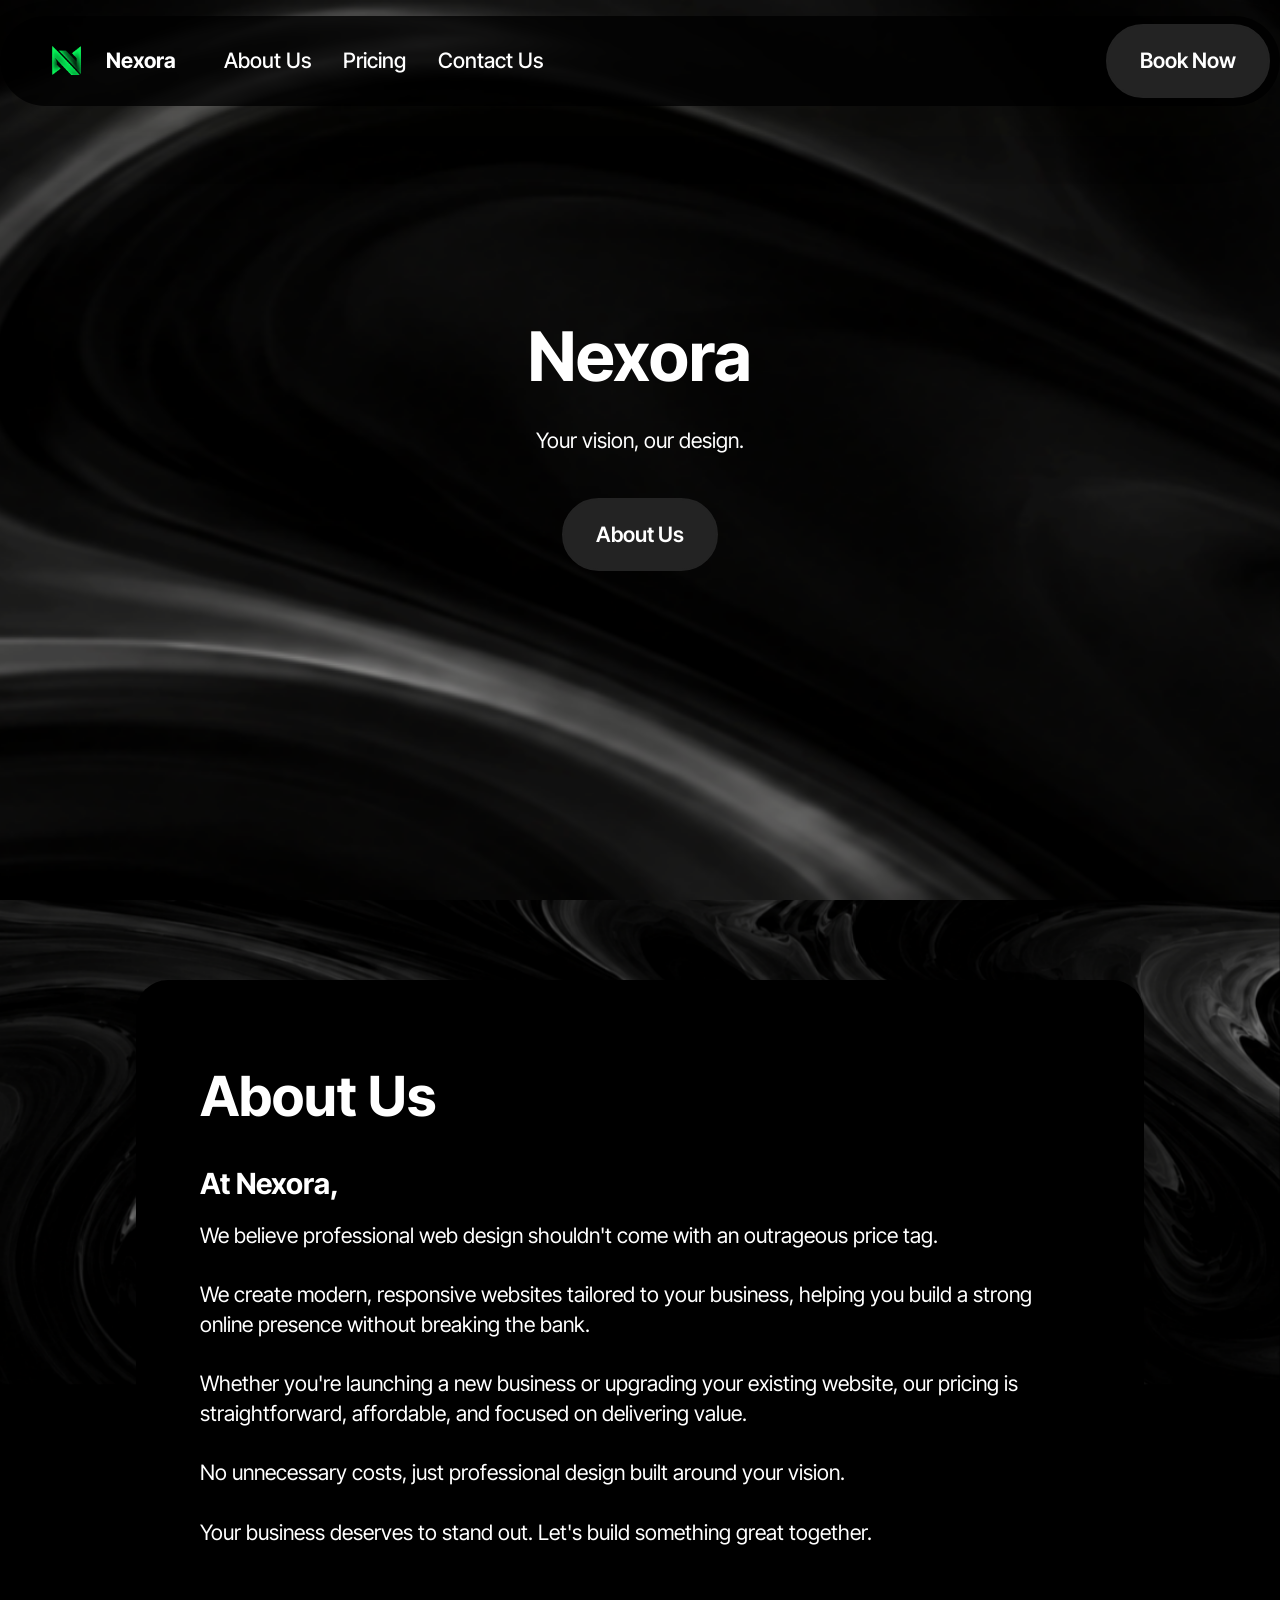
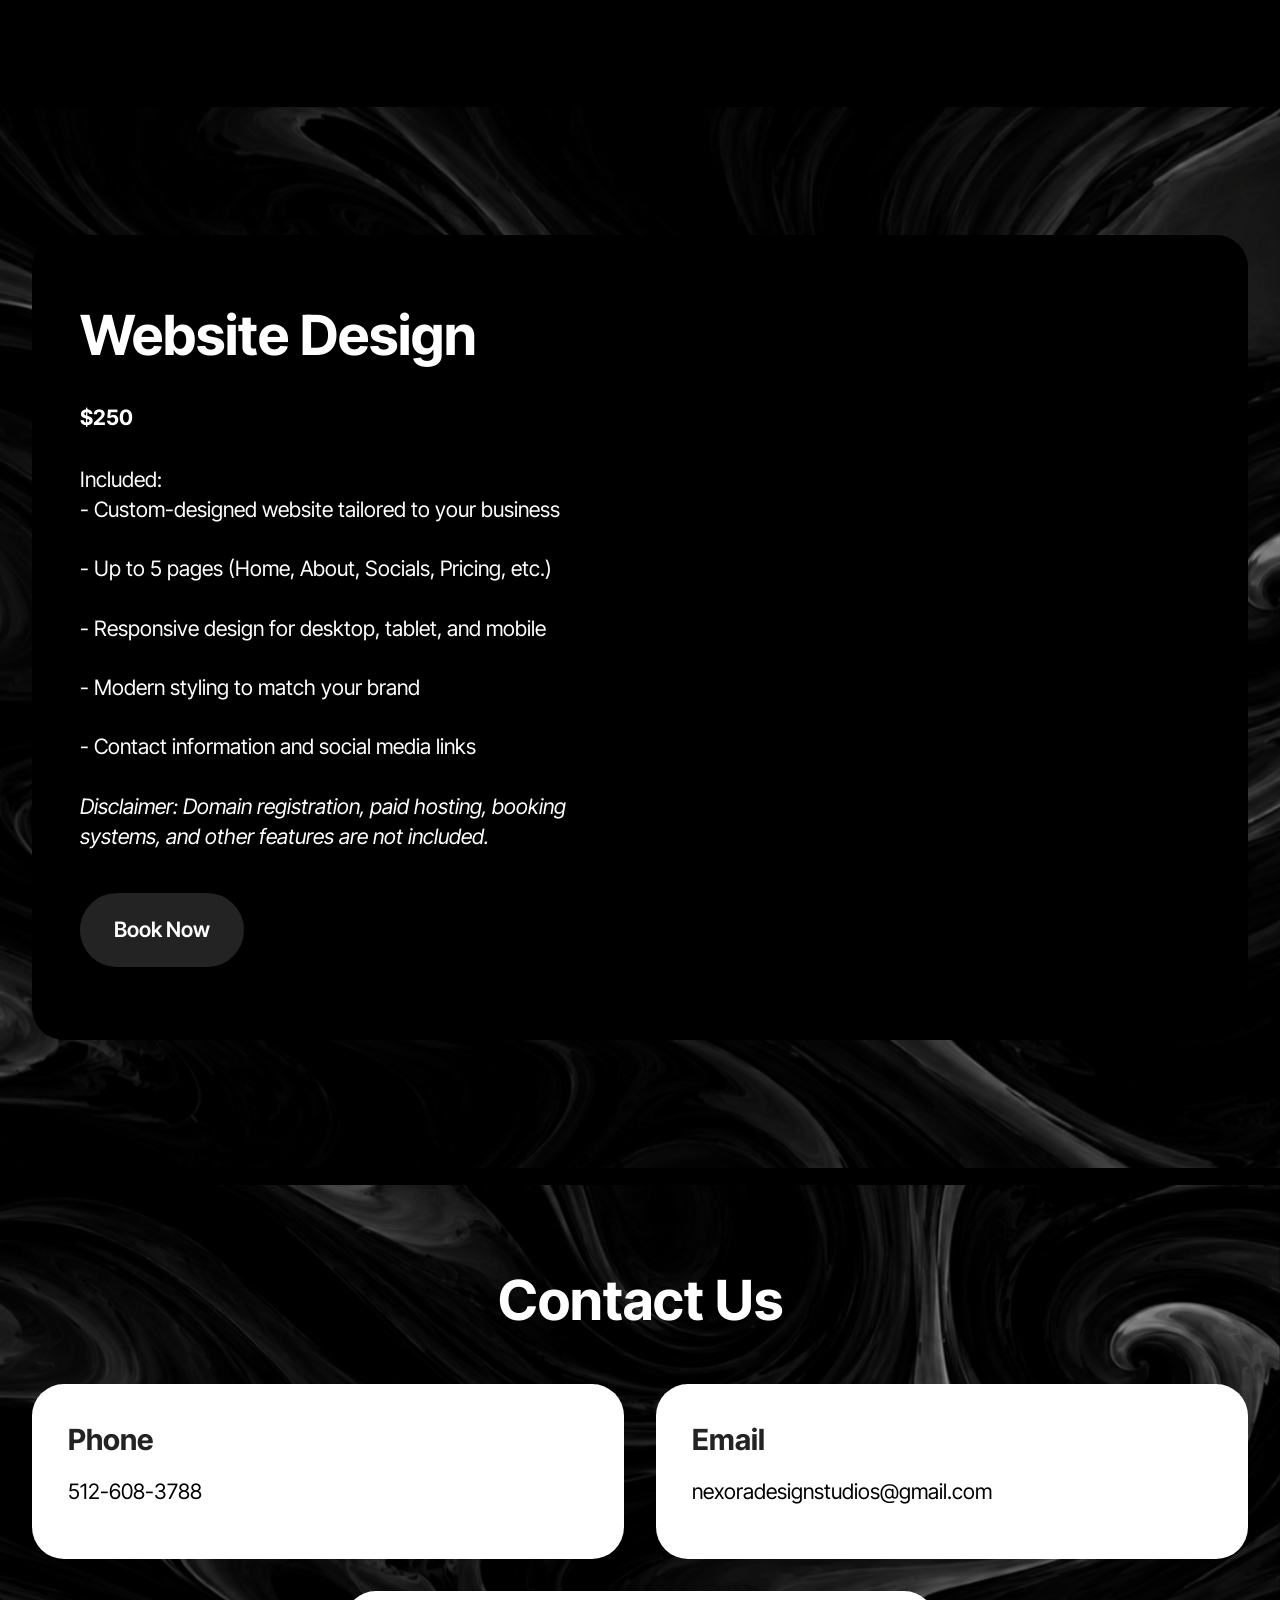
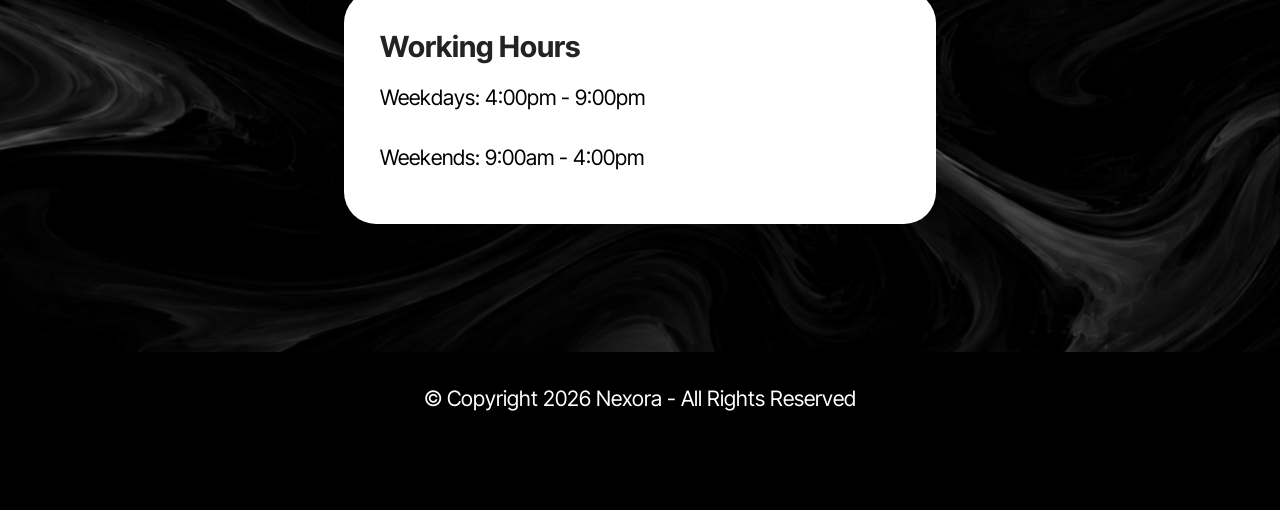
<file: Nexora/index.html>
<!DOCTYPE html>
<html  >
<head>
  <!-- Site made with Mobirise Website Builder v6.1.12, https://mobirise.com -->
  <meta charset="UTF-8">
  <meta http-equiv="X-UA-Compatible" content="IE=edge">
  <meta name="generator" content="Mobirise v6.1.12, mobirise.com">
  <meta name="viewport" content="width=device-width, initial-scale=1, minimum-scale=1">
  <link rel="shortcut icon" href="assets/images/logo-1-96x96.png" type="image/x-icon">
  <meta name="description" content="">
  
  
  <title>Home</title>
  <link rel="stylesheet" href="assets/web/assets/mobirise-icons2/mobirise2.css">
  <link rel="stylesheet" href="assets/bootstrap/css/bootstrap.min.css">
  <link rel="stylesheet" href="assets/parallax/jarallax.css">
  <link rel="stylesheet" href="assets/animatecss/animate.css">
  <link rel="stylesheet" href="assets/dropdown/css/style.css">
  <link rel="stylesheet" href="assets/theme/css/style.css">
  <link rel="preload" href="https://fonts.googleapis.com/css?family=Inter+Tight:100,200,300,400,500,600,700,800,900,100i,200i,300i,400i,500i,600i,700i,800i,900i&display=swap" as="style" onload="this.onload=null;this.rel='stylesheet'">
  <noscript><link rel="stylesheet" href="https://fonts.googleapis.com/css?family=Inter+Tight:100,200,300,400,500,600,700,800,900,100i,200i,300i,400i,500i,600i,700i,800i,900i&display=swap"></noscript>
  <link rel="preload" as="style" href="assets/mobirise/css/mbr-additional.css?v=2TZERV"><link rel="stylesheet" href="assets/mobirise/css/mbr-additional.css?v=2TZERV" type="text/css">

  
  
  
</head>
<body>
  
  <section data-bs-version="5.1" class="menu menu1 cid-vy4FR2Bn2H" once="menu" id="menu01-1k">
	

	<nav class="navbar navbar-dropdown navbar-fixed-top navbar-expand-lg">
		<div class="container">
			<div class="navbar-brand">
				<span class="navbar-logo">
					<a href="https://mobiri.se">
						<img src="assets/images/logo-1-96x96.png" alt="Mobirise Website Builder" style="height: 3rem;">
					</a>
				</span>
				<span class="navbar-caption-wrap"><a class="navbar-caption text-danger text-primary display-4" href="index.html#top">Nexora</a></span>
			</div>
			<button class="navbar-toggler" type="button" data-toggle="collapse" data-bs-toggle="collapse" data-target="#navbarSupportedContent" data-bs-target="#navbarSupportedContent" aria-controls="navbarNavAltMarkup" aria-expanded="false" aria-label="Toggle navigation">
				<div class="hamburger">
					<span></span>
					<span></span>
					<span></span>
					<span></span>
				</div>
			</button>
			<div class="collapse navbar-collapse" id="navbarSupportedContent">
				<ul class="navbar-nav nav-dropdown" data-app-modern-menu="true"><li class="nav-item">
						<a class="nav-link link text-danger text-primary display-4" href="index.html#article07-27">About Us</a>
					</li>
					<li class="nav-item">
						<a class="nav-link link text-danger text-primary display-4" href="index.html#features025-28" aria-expanded="false">Pricing</a>
					</li>
					<li class="nav-item">
						<a class="nav-link link text-danger text-primary display-4" href="index.html#contacts01-29">Contact Us</a>
					</li></ul>
				
				<div class="navbar-buttons mbr-section-btn"><a class="btn btn-black display-4" href="index.html#contacts01-29">Book Now</a></div>
			</div>
		</div>
	</nav>
</section>

<section data-bs-version="5.1" class="header09 startm5 cid-vy4GH1Z59R mbr-fullscreen" id="header09-1l">	
    
	
	
	<div class="container-fluid">
		<div class="row">
			<div class="content-wrap col-12 col-md-8">
				<h1 class="mbr-section-title mbr-fonts-style mbr-white mb-4 display-1">
					<strong>Nexora</strong></h1>
				
				<p class="mbr-fonts-style mbr-text mbr-white mb-4 display-7">
					Your vision, our design.</p>
				<div class="mbr-section-btn"><a class="btn btn-black display-7" href="index.html#article07-27">About Us</a></div>
			</div>
		</div>
	</div>
</section>

<section data-bs-version="5.1" class="article07 cid-vybPYo3A6i mbr-parallax-background" id="article07-27">
  

  
  
  <div class="container">
    <div class="row justify-content-center">
      <div class="card col-md-12 col-lg-10">
        <div class="card-wrapper">
          <h3 class="card-title mbr-fonts-style mbr-white mt-3 mb-4 display-2">
            <strong>About Us</strong></h3>
          <div class="row card-box align-left">
            <div class="item features-without-image col-12">
              <div class="item-wrapper">
                <h4 class="mbr-section-subtitle mbr-fonts-style mb-3 display-5">
                  <strong>At Nexora,</strong></h4>
                <p class="mbr-text mbr-fonts-style display-7">We believe professional web design shouldn't come with an outrageous price tag. <br><br>We create modern, responsive websites tailored to your business, helping you build a strong online presence without breaking the bank.<br><br>Whether you're launching a new business or upgrading your existing website, our pricing is straightforward, affordable, and focused on delivering value.<br><br>No unnecessary costs, just professional design built around your vision.<br><br>Your business deserves to stand out. Let's build something great together.</p>
              </div>
            </div>
            
            
            
          </div>
          
        </div>
      </div>
    </div>
  </div>
</section>

<section data-bs-version="5.1" class="features025 cid-vybQ0cnttS" id="features025-28">
  

  
  

  <div class="container">
    <div class="row justify-content-center align-items-center">
      <div class="col-12">
        <div class="card-wrapper">
          <div class="row">
            <div class="col-12 col-md-12 col-lg-6 image-wrapper">
              <img class="w-100" src="assets/images/images321-148x148.png" alt="Mobirise Website Builder">
            </div>
            <div class="col-12 col-lg col-md-12">
              <div class="text-wrapper align-left">
                <h5 class="mbr-section-title mbr-fonts-style mb-4 display-2">
                  <strong>Website Design</strong></h5>
                <p class="price mbr-fonts-style mb-4 display-7"><strong>
                  $250</strong><br>
                </p>
                <p class="mbr-text mbr-fonts-style mb-4 display-4">Included:<br>- Custom-designed website tailored to your business<br><br>- Up to 5 pages (Home, About, Socials, Pricing, etc.)<br><br>- Responsive design for desktop, tablet, and mobile<br><br>- Modern styling to match your brand<br><br>- Contact information and social media links<br><br><em>Disclaimer: Domain registration, paid hosting, booking systems, and other features are not included.</em></p>
                <div class="mbr-section-btn mt-3"><a class="btn btn-lg btn-black display-7" href="index.html#contacts01-29">Book Now</a></div>
              </div>
            </div>
          </div>
        </div>
      </div>
    </div>
  </div>
</section>

<section data-bs-version="5.1" class="contacts01 cid-vybQ1pRTUm mbr-parallax-background" id="contacts01-29">
    

    
    
    <div class="container">
        <div class="row justify-content-center">
            <div class="col-12 content-head">
                <div class="mbr-section-head mb-5">
                    <h3 class="mbr-section-title mbr-fonts-style align-center mb-0 display-2">
                        <strong>Contact Us</strong></h3>
                    
                </div>
            </div>
        </div>
        <div class="row">
            <div class="item features-without-image col-12 col-md-6 active">
                <div class="item-wrapper">
                    <div class="text-wrapper">
                        <h6 class="card-title mbr-fonts-style mb-3 display-5">
                            <strong>Phone</strong>
                        </h6>
                        <p class="mbr-text mbr-fonts-style display-7">512-608-3788</p>
                    </div>
                </div>
            </div>
            <div class="item features-without-image col-12 col-md-6">
                <div class="item-wrapper">
                    <div class="text-wrapper">
                        <h6 class="card-title mbr-fonts-style mb-3 display-5">
                            <strong>Email</strong>
                        </h6>
                        <p class="mbr-text mbr-fonts-style display-7">nexoradesignstudios@gmail.com</p>
                    </div>
                </div>
            </div>
            
            <div class="item features-without-image col-12 col-md-6">
                <div class="item-wrapper">
                    <div class="text-wrapper">
                        <h6 class="card-title mbr-fonts-style mb-3 display-5">
                            <strong>Working Hours</strong>
                        </h6>
                        <p class="mbr-text mbr-fonts-style display-7">
                            Weekdays: 4:00pm - 9:00pm<br><br>Weekends: 9:00am - 4:00pm</p>
                    </div>
                </div>
            </div>
        </div>
    </div>
</section>

<section data-bs-version="5.1" class="footer4 cid-vybQ2uHg0B" once="footers" id="footer04-2a">

    

    

    <div class="container">
        <div class="media-container-row align-center mbr-white">
            <div class="col-12">
                <p class="mbr-text mb-0 mbr-fonts-style display-7">
                    © Copyright 2026 Nexora - All Rights Reserved
                </p>
            </div>
        </div>
    </div>
</section><section class="display-7" style="padding: 0;align-items: center;justify-content: center;flex-wrap: wrap;    align-content: center;display: flex;position: relative;height: 4rem;"><a href="https://mobiri.se/5196878" style="flex: 1 1;height: 4rem;position: absolute;width: 100%;z-index: 1;"><img alt="" style="height: 4rem;" src="[data-uri]"></a><p style="margin: 0;text-align: center;" class="display-7">&#8204;</p><a style="z-index:1" href="https://mobirise.com/html-builder.html">HTML Website Generator</a></section><script src="assets/bootstrap/js/bootstrap.bundle.min.js"></script>  <script src="assets/parallax/jarallax.js"></script>  <script src="assets/smoothscroll/smooth-scroll.js"></script>  <script src="assets/ytplayer/index.js"></script>  <script src="assets/dropdown/js/navbar-dropdown.js"></script>  <script src="assets/theme/js/script.js"></script>  
  
  
  <input name="animation" type="hidden">
  </body>
</html>
</file>
<file: Nexora/assets/web/assets/mobirise-icons2/mobirise2.css>
@font-face {
  font-family: 'Moririse2';
  font-display: swap;
  src:  url('mobirise2.eot?f2bix4');
  src:  url('mobirise2.eot?f2bix4#iefix') format('embedded-opentype'),
    url('mobirise2.woff2?f2bix4') format('woff2'),
    url('mobirise2.woff?f2bix4') format('woff'),
    url('mobirise2.ttf?f2bix4') format('truetype'),
    url('mobirise2.svg?f2bix4#mobirise2') format('svg');
  font-weight: normal;
  font-style: normal;
}

[class^="mobi-"], [class*=" mobi-"] {
  /* use !important to prevent issues with browser extensions that change fonts */
  font-family: 'Moririse2' !important;
  speak: none;
  font-style: normal;
  font-weight: normal;
  font-variant: normal;
  text-transform: none;
  line-height: 1;

  /* Better Font Rendering =========== */
  -webkit-font-smoothing: antialiased;
  -moz-osx-font-smoothing: grayscale;
}

.mobi-mbri-add-submenu:before {
  content: "\e900";
}
.mobi-mbri-alert:before {
  content: "\e901";
}
.mobi-mbri-align-center:before {
  content: "\e902";
}
.mobi-mbri-align-justify:before {
  content: "\e903";
}
.mobi-mbri-align-left:before {
  content: "\e904";
}
.mobi-mbri-align-right:before {
  content: "\e905";
}
.mobi-mbri-android:before {
  content: "\e906";
}
.mobi-mbri-apple:before {
  content: "\e907";
}
.mobi-mbri-arrow-down:before {
  content: "\e908";
}
.mobi-mbri-arrow-next:before {
  content: "\e909";
}
.mobi-mbri-arrow-prev:before {
  content: "\e90a";
}
.mobi-mbri-arrow-up:before {
  content: "\e90b";
}
.mobi-mbri-bold:before {
  content: "\e90c";
}
.mobi-mbri-bookmark:before {
  content: "\e90d";
}
.mobi-mbri-bootstrap:before {
  content: "\e90e";
}
.mobi-mbri-briefcase:before {
  content: "\e90f";
}
.mobi-mbri-browse:before {
  content: "\e910";
}
.mobi-mbri-bulleted-list:before {
  content: "\e911";
}
.mobi-mbri-calendar:before {
  content: "\e912";
}
.mobi-mbri-camera:before {
  content: "\e913";
}
.mobi-mbri-cart-add:before {
  content: "\e914";
}
.mobi-mbri-cart-full:before {
  content: "\e915";
}
.mobi-mbri-cash:before {
  content: "\e916";
}
.mobi-mbri-change-style:before {
  content: "\e917";
}
.mobi-mbri-chat:before {
  content: "\e918";
}
.mobi-mbri-clock:before {
  content: "\e919";
}
.mobi-mbri-close:before {
  content: "\e91a";
}
.mobi-mbri-cloud:before {
  content: "\e91b";
}
.mobi-mbri-code:before {
  content: "\e91c";
}
.mobi-mbri-contact-form:before {
  content: "\e91d";
}
.mobi-mbri-credit-card:before {
  content: "\e91e";
}
.mobi-mbri-cursor-click:before {
  content: "\e91f";
}
.mobi-mbri-cust-feedback:before {
  content: "\e920";
}
.mobi-mbri-database:before {
  content: "\e921";
}
.mobi-mbri-delivery:before {
  content: "\e922";
}
.mobi-mbri-desktop:before {
  content: "\e923";
}
.mobi-mbri-devices:before {
  content: "\e924";
}
.mobi-mbri-down:before {
  content: "\e925";
}
.mobi-mbri-download-2:before {
  content: "\e926";
}
.mobi-mbri-download:before {
  content: "\e927";
}
.mobi-mbri-drag-n-drop-2:before {
  content: "\e928";
}
.mobi-mbri-drag-n-drop:before {
  content: "\e929";
}
.mobi-mbri-edit-2:before {
  content: "\e92a";
}
.mobi-mbri-edit:before {
  content: "\e92b";
}
.mobi-mbri-error:before {
  content: "\e92c";
}
.mobi-mbri-extension:before {
  content: "\e92d";
}
.mobi-mbri-features:before {
  content: "\e92e";
}
.mobi-mbri-file:before {
  content: "\e92f";
}
.mobi-mbri-flag:before {
  content: "\e930";
}
.mobi-mbri-folder:before {
  content: "\e931";
}
.mobi-mbri-gift:before {
  content: "\e932";
}
.mobi-mbri-github:before {
  content: "\e933";
}
.mobi-mbri-globe-2:before {
  content: "\e934";
}
.mobi-mbri-globe:before {
  content: "\e935";
}
.mobi-mbri-growing-chart:before {
  content: "\e936";
}
.mobi-mbri-hearth:before {
  content: "\e937";
}
.mobi-mbri-help:before {
  content: "\e938";
}
.mobi-mbri-home:before {
  content: "\e939";
}
.mobi-mbri-hot-cup:before {
  content: "\e93a";
}
.mobi-mbri-idea:before {
  content: "\e93b";
}
.mobi-mbri-image-gallery:before {
  content: "\e93c";
}
.mobi-mbri-image-slider:before {
  content: "\e93d";
}
.mobi-mbri-info:before {
  content: "\e93e";
}
.mobi-mbri-italic:before {
  content: "\e93f";
}
.mobi-mbri-key:before {
  content: "\e940";
}
.mobi-mbri-laptop:before {
  content: "\e941";
}
.mobi-mbri-layers:before {
  content: "\e942";
}
.mobi-mbri-left-right:before {
  content: "\e943";
}
.mobi-mbri-left:before {
  content: "\e944";
}
.mobi-mbri-letter:before {
  content: "\e945";
}
.mobi-mbri-like:before {
  content: "\e946";
}
.mobi-mbri-link:before {
  content: "\e947";
}
.mobi-mbri-lock:before {
  content: "\e948";
}
.mobi-mbri-login:before {
  content: "\e949";
}
.mobi-mbri-logout:before {
  content: "\e94a";
}
.mobi-mbri-magic-stick:before {
  content: "\e94b";
}
.mobi-mbri-map-pin:before {
  content: "\e94c";
}
.mobi-mbri-menu:before {
  content: "\e94d";
}
.mobi-mbri-mobile-2:before {
  content: "\e94e";
}
.mobi-mbri-mobile-horizontal:before {
  content: "\e94f";
}
.mobi-mbri-mobile:before {
  content: "\e950";
}
.mobi-mbri-mobirise:before {
  content: "\e951";
}
.mobi-mbri-more-horizontal:before {
  content: "\e952";
}
.mobi-mbri-more-vertical:before {
  content: "\e953";
}
.mobi-mbri-music:before {
  content: "\e954";
}
.mobi-mbri-new-file:before {
  content: "\e955";
}
.mobi-mbri-numbered-list:before {
  content: "\e956";
}
.mobi-mbri-opened-folder:before {
  content: "\e957";
}
.mobi-mbri-pages:before {
  content: "\e958";
}
.mobi-mbri-paper-plane:before {
  content: "\e959";
}
.mobi-mbri-paperclip:before {
  content: "\e95a";
}
.mobi-mbri-phone:before {
  content: "\e95b";
}
.mobi-mbri-photo:before {
  content: "\e95c";
}
.mobi-mbri-photos:before {
  content: "\e95d";
}
.mobi-mbri-pin:before {
  content: "\e95e";
}
.mobi-mbri-play:before {
  content: "\e95f";
}
.mobi-mbri-plus:before {
  content: "\e960";
}
.mobi-mbri-preview:before {
  content: "\e961";
}
.mobi-mbri-print:before {
  content: "\e962";
}
.mobi-mbri-protect:before {
  content: "\e963";
}
.mobi-mbri-question:before {
  content: "\e964";
}
.mobi-mbri-quote-left:before {
  content: "\e965";
}
.mobi-mbri-quote-right:before {
  content: "\e966";
}
.mobi-mbri-redo:before {
  content: "\e967";
}
.mobi-mbri-refresh:before {
  content: "\e968";
}
.mobi-mbri-responsive-2:before {
  content: "\e969";
}
.mobi-mbri-responsive:before {
  content: "\e96a";
}
.mobi-mbri-right:before {
  content: "\e96b";
}
.mobi-mbri-rocket:before {
  content: "\e96c";
}
.mobi-mbri-sad-face:before {
  content: "\e96d";
}
.mobi-mbri-sale:before {
  content: "\e96e";
}
.mobi-mbri-save:before {
  content: "\e96f";
}
.mobi-mbri-search:before {
  content: "\e970";
}
.mobi-mbri-setting-2:before {
  content: "\e971";
}
.mobi-mbri-setting-3:before {
  content: "\e972";
}
.mobi-mbri-setting:before {
  content: "\e973";
}
.mobi-mbri-share:before {
  content: "\e974";
}
.mobi-mbri-shopping-bag:before {
  content: "\e975";
}
.mobi-mbri-shopping-basket:before {
  content: "\e976";
}
.mobi-mbri-shopping-cart:before {
  content: "\e977";
}
.mobi-mbri-sites:before {
  content: "\e978";
}
.mobi-mbri-smile-face:before {
  content: "\e979";
}
.mobi-mbri-speed:before {
  content: "\e97a";
}
.mobi-mbri-star:before {
  content: "\e97b";
}
.mobi-mbri-success:before {
  content: "\e97c";
}
.mobi-mbri-sun:before {
  content: "\e97d";
}
.mobi-mbri-sun2:before {
  content: "\e97e";
}
.mobi-mbri-tablet-vertical:before {
  content: "\e97f";
}
.mobi-mbri-tablet:before {
  content: "\e980";
}
.mobi-mbri-target:before {
  content: "\e981";
}
.mobi-mbri-timer:before {
  content: "\e982";
}
.mobi-mbri-to-ftp:before {
  content: "\e983";
}
.mobi-mbri-to-local-drive:before {
  content: "\e984";
}
.mobi-mbri-touch-swipe:before {
  content: "\e985";
}
.mobi-mbri-touch:before {
  content: "\e986";
}
.mobi-mbri-trash:before {
  content: "\e987";
}
.mobi-mbri-underline:before {
  content: "\e988";
}
.mobi-mbri-undo:before {
  content: "\e989";
}
.mobi-mbri-unlink:before {
  content: "\e98a";
}
.mobi-mbri-unlock:before {
  content: "\e98b";
}
.mobi-mbri-up-down:before {
  content: "\e98c";
}
.mobi-mbri-up:before {
  content: "\e98d";
}
.mobi-mbri-update:before {
  content: "\e98e";
}
.mobi-mbri-upload-2:before {
  content: "\e98f";
}
.mobi-mbri-upload:before {
  content: "\e990";
}
.mobi-mbri-user-2:before {
  content: "\e991";
}
.mobi-mbri-user:before {
  content: "\e992";
}
.mobi-mbri-users:before {
  content: "\e993";
}
.mobi-mbri-video-play:before {
  content: "\e994";
}
.mobi-mbri-video:before {
  content: "\e995";
}
.mobi-mbri-watch:before {
  content: "\e996";
}
.mobi-mbri-website-theme-2:before {
  content: "\e997";
}
.mobi-mbri-website-theme:before {
  content: "\e998";
}
.mobi-mbri-wifi:before {
  content: "\e999";
}
.mobi-mbri-windows:before {
  content: "\e99a";
}
.mobi-mbri-zoom-in:before {
  content: "\e99b";
}
.mobi-mbri-zoom-out:before {
  content: "\e99c";
}
</file>
<file: Nexora/assets/parallax/jarallax.css>
.jarallax {
    position: relative;
    z-index: 0;
}
.jarallax > .jarallax-img {
    position: absolute;
    object-fit: cover;
    /* support for plugin https://github.com/bfred-it/object-fit-images */
    font-family: 'object-fit: cover;';
    top: 0;
    left: 0;
    width: 100%;
    height: 100%;
    z-index: -1;
}
</file>
<file: Nexora/assets/dropdown/css/style.css>
.navbar-dropdown {
  left: 0;
  padding: 0;
  position: absolute;
  right: 0;
  top: 0;
  transition: all 0.45s ease;
  z-index: 1030;
  background: #282828; }
  .navbar-dropdown .navbar-logo {
    margin-right: 0.8rem;
    transition: margin 0.3s ease-in-out;
    vertical-align: middle; }
    .navbar-dropdown .navbar-logo img {
      height: 3.125rem;
      transition: all 0.3s ease-in-out; }
    .navbar-dropdown .navbar-logo.mbr-iconfont {
      font-size: 3.125rem;
      line-height: 3.125rem; }
  .navbar-dropdown .navbar-caption {
    font-weight: 700;
    white-space: normal;
    vertical-align: -4px;
    line-height: 3.125rem !important; }
    .navbar-dropdown .navbar-caption, .navbar-dropdown .navbar-caption:hover {
      color: inherit;
      text-decoration: none; }
  .navbar-dropdown .mbr-iconfont + .navbar-caption {
    vertical-align: -1px; }
  .navbar-dropdown.navbar-fixed-top {
    position: fixed; }
  .navbar-dropdown .navbar-brand span {
    vertical-align: -4px; }
  .navbar-dropdown.bg-color.transparent {
    background: none; }
  .navbar-dropdown.navbar-short .navbar-brand {
    padding: 0.625rem 0; }
    .navbar-dropdown.navbar-short .navbar-brand span {
      vertical-align: -1px; }
  .navbar-dropdown.navbar-short .navbar-caption {
    line-height: 2.375rem !important;
    vertical-align: -2px; }
  .navbar-dropdown.navbar-short .navbar-logo {
    margin-right: 0.5rem; }
    .navbar-dropdown.navbar-short .navbar-logo img {
      height: 2.375rem; }
    .navbar-dropdown.navbar-short .navbar-logo.mbr-iconfont {
      font-size: 2.375rem;
      line-height: 2.375rem; }
  .navbar-dropdown.navbar-short .mbr-table-cell {
    height: 3.625rem; }
  .navbar-dropdown .navbar-close {
    left: 0.6875rem;
    position: fixed;
    top: 0.75rem;
    z-index: 1000; }
  .navbar-dropdown .hamburger-icon {
    content: "";
    display: inline-block;
    vertical-align: middle;
    width: 16px;
    -webkit-box-shadow: 0 -6px 0 1px #282828,0 0 0 1px #282828,0 6px 0 1px #282828;
    -moz-box-shadow: 0 -6px 0 1px #282828,0 0 0 1px #282828,0 6px 0 1px #282828;
    box-shadow: 0 -6px 0 1px #282828,0 0 0 1px #282828,0 6px 0 1px #282828; }

.dropdown-menu .dropdown-toggle[data-toggle="dropdown-submenu"]::after {
  border-bottom: 0.35em solid transparent;
  border-left: 0.35em solid;
  border-right: 0;
  border-top: 0.35em solid transparent;
  margin-left: 0.3rem; }

.dropdown-menu .dropdown-item:focus {
  outline: 0; }

.nav-dropdown {
  font-size: 0.75rem;
  font-weight: 500;
  height: auto !important; }
  .nav-dropdown .nav-btn {
    padding-left: 1rem; }
  .nav-dropdown .link {
    margin: .667em 1.667em;
    font-weight: 500;
    padding: 0;
    transition: color .2s ease-in-out; }
    .nav-dropdown .link.dropdown-toggle {
      margin-right: 2.583em; }
      .nav-dropdown .link.dropdown-toggle::after {
        margin-left: .25rem;
        border-top: 0.35em solid;
        border-right: 0.35em solid transparent;
        border-left: 0.35em solid transparent;
        border-bottom: 0; }
      .nav-dropdown .link.dropdown-toggle[aria-expanded="true"] {
        margin: 0;
        padding: 0.667em 3.263em  0.667em 1.667em; }
  .nav-dropdown .link::after,
  .nav-dropdown .dropdown-item::after {
    color: inherit; }
  .nav-dropdown .btn {
    font-size: 0.75rem;
    font-weight: 700;
    letter-spacing: 0;
    margin-bottom: 0;
    padding-left: 1.25rem;
    padding-right: 1.25rem; }
  .nav-dropdown .dropdown-menu {
    border-radius: 0;
    border: 0;
    left: 0;
    margin: 0;
    padding-bottom: 1.25rem;
    padding-top: 1.25rem;
    position: relative; }
  .nav-dropdown .dropdown-submenu {
    margin-left: 0.125rem;
    top: 0; }
  .nav-dropdown .dropdown-item {
    font-weight: 500;
    line-height: 2;
    padding: 0.3846em 4.615em 0.3846em 1.5385em;
    position: relative;
    transition: color .2s ease-in-out, background-color .2s ease-in-out; }
    .nav-dropdown .dropdown-item::after {
      margin-top: -0.3077em;
      position: absolute;
      right: 1.1538em;
      top: 50%; }
    .nav-dropdown .dropdown-item:focus, .nav-dropdown .dropdown-item:hover {
      background: none; }

@media (max-width: 767px) {
  .nav-dropdown.navbar-toggleable-sm {
    bottom: 0;
    display: none;
    left: 0;
    overflow-x: hidden;
    position: fixed;
    top: 0;
    transform: translateX(-100%);
    -ms-transform: translateX(-100%);
    -webkit-transform: translateX(-100%);
    width: 18.75rem;
    z-index: 999; } }
.nav-dropdown.navbar-toggleable-xl {
  bottom: 0;
  display: none;
  left: 0;
  overflow-x: hidden;
  position: fixed;
  top: 0;
  transform: translateX(-100%);
  -ms-transform: translateX(-100%);
  -webkit-transform: translateX(-100%);
  width: 18.75rem;
  z-index: 999; }

.nav-dropdown-sm {
  display: block !important;
  overflow-x: hidden;
  overflow: auto;
  padding-top: 3.875rem; }
  .nav-dropdown-sm::after {
    content: "";
    display: block;
    height: 3rem;
    width: 100%; }
  .nav-dropdown-sm.collapse.in ~ .navbar-close {
    display: block !important; }
  .nav-dropdown-sm.collapsing, .nav-dropdown-sm.collapse.in {
    transform: translateX(0);
    -ms-transform: translateX(0);
    -webkit-transform: translateX(0);
    transition: all 0.25s ease-out;
    -webkit-transition: all 0.25s ease-out;
    background: #282828; }
  .nav-dropdown-sm.collapsing[aria-expanded="false"] {
    transform: translateX(-100%);
    -ms-transform: translateX(-100%);
    -webkit-transform: translateX(-100%); }
  .nav-dropdown-sm .nav-item {
    display: block;
    margin-left: 0 !important;
    padding-left: 0; }
  .nav-dropdown-sm .link,
  .nav-dropdown-sm .dropdown-item {
    border-top: 1px dotted rgba(255, 255, 255, 0.1);
    font-size: 0.8125rem;
    line-height: 1.6;
    margin: 0 !important;
    padding: 0.875rem 2.4rem 0.875rem 1.5625rem !important;
    position: relative;
    white-space: normal; }
    .nav-dropdown-sm .link:focus, .nav-dropdown-sm .link:hover,
    .nav-dropdown-sm .dropdown-item:focus,
    .nav-dropdown-sm .dropdown-item:hover {
      background: rgba(0, 0, 0, 0.2) !important;
      color: #c0a375; }
  .nav-dropdown-sm .nav-btn {
    position: relative;
    padding: 1.5625rem 1.5625rem 0 1.5625rem; }
    .nav-dropdown-sm .nav-btn::before {
      border-top: 1px dotted rgba(255, 255, 255, 0.1);
      content: "";
      left: 0;
      position: absolute;
      top: 0;
      width: 100%; }
    .nav-dropdown-sm .nav-btn + .nav-btn {
      padding-top: 0.625rem; }
      .nav-dropdown-sm .nav-btn + .nav-btn::before {
        display: none; }
  .nav-dropdown-sm .btn {
    padding: 0.625rem 0; }
  .nav-dropdown-sm .dropdown-toggle[data-toggle="dropdown-submenu"]::after {
    margin-left: .25rem;
    border-top: 0.35em solid;
    border-right: 0.35em solid transparent;
    border-left: 0.35em solid transparent;
    border-bottom: 0; }
  .nav-dropdown-sm .dropdown-toggle[data-toggle="dropdown-submenu"][aria-expanded="true"]::after {
    border-top: 0;
    border-right: 0.35em solid transparent;
    border-left: 0.35em solid transparent;
    border-bottom: 0.35em solid; }
  .nav-dropdown-sm .dropdown-menu {
    margin: 0;
    padding: 0;
    position: relative;
    top: 0;
    left: 0;
    width: 100%;
    border: 0;
    float: none;
    border-radius: 0;
    background: none; }
  .nav-dropdown-sm .dropdown-submenu {
    left: 100%;
    margin-left: 0.125rem;
    margin-top: -1.25rem;
    top: 0; }

.navbar-toggleable-sm .nav-dropdown .dropdown-menu {
  position: absolute; }

.navbar-toggleable-sm .nav-dropdown .dropdown-submenu {
  left: 100%;
  margin-left: 0.125rem;
  margin-top: -1.25rem;
  top: 0; }

.navbar-toggleable-sm.opened .nav-dropdown .dropdown-menu {
  position: relative; }

.navbar-toggleable-sm.opened .nav-dropdown .dropdown-submenu {
  left: 0;
  margin-left: 00rem;
  margin-top: 0rem;
  top: 0; }

.is-builder .nav-dropdown.collapsing {
  transition: none !important; }
</file>
<file: Nexora/assets/theme/css/style.css>
@charset "UTF-8";
section {
  background-color: #000000;
}

body {
  font-style: normal;
  line-height: 1.5;
  font-weight: 400;
  color: #232323;
  position: relative;
}

button {
  background-color: transparent;
  border-color: transparent;
}

.embla__button,
.carousel-control {
  background-color: #edefea !important;
  opacity: 0.8 !important;
  color: #464845 !important;
  border-color: #edefea !important;
}

.carousel .close,
.modalWindow .close {
  background-color: #edefea !important;
  color: #464845 !important;
  border-color: #edefea !important;
  opacity: 0.8 !important;
}

.carousel .close:hover,
.modalWindow .close:hover {
  opacity: 1 !important;
}

.carousel-indicators li {
  background-color: #edefea !important;
  border: 2px solid #464845 !important;
}

.carousel-indicators li:hover,
.carousel-indicators li:active {
  opacity: 0.8 !important;
}

.embla__button:hover,
.carousel-control:hover {
  background-color: #edefea !important;
  opacity: 1 !important;
}

.modalWindow-video-container {
  height: 80%;
}

section,
.container,
.container-fluid {
  position: relative;
  word-wrap: break-word;
}

a.mbr-iconfont:hover {
  text-decoration: none;
}

.article .lead p,
.article .lead ul,
.article .lead ol,
.article .lead pre,
.article .lead blockquote {
  margin-bottom: 0;
}

a {
  font-style: normal;
  font-weight: 400;
  cursor: pointer;
}
a, a:hover {
  text-decoration: none;
}

.mbr-section-title {
  font-style: normal;
  line-height: 1.3;
}

.mbr-section-subtitle {
  line-height: 1.3;
}

.mbr-text {
  font-style: normal;
  line-height: 1.7;
}

h1,
h2,
h3,
h4,
h5,
h6,
.display-1,
.display-2,
.display-4,
.display-5,
.display-7,
span,
p,
a {
  line-height: 1;
  word-break: break-word;
  word-wrap: break-word;
  font-weight: 400;
}

b,
strong {
  font-weight: bold;
}

input:-webkit-autofill, input:-webkit-autofill:hover, input:-webkit-autofill:focus, input:-webkit-autofill:active {
  transition-delay: 9999s;
  -webkit-transition-property: background-color, color;
  transition-property: background-color, color;
}

textarea[type=hidden] {
  display: none;
}

section {
  background-position: 50% 50%;
  background-repeat: no-repeat;
  background-size: cover;
}
section .mbr-background-video,
section .mbr-background-video-preview {
  position: absolute;
  bottom: 0;
  left: 0;
  right: 0;
  top: 0;
}

.hidden {
  visibility: hidden;
}

.mbr-z-index20 {
  z-index: 20;
}

/*! Base colors */
.mbr-white {
  color: #ffffff;
}

.mbr-black {
  color: #111111;
}

.mbr-bg-white {
  background-color: #ffffff;
}

.mbr-bg-black {
  background-color: #000000;
}

/*! Text-aligns */
.align-left {
  text-align: left;
}

.align-center {
  text-align: center;
}

.align-right {
  text-align: right;
}

/*! Font-weight  */
.mbr-light {
  font-weight: 300;
}

.mbr-regular {
  font-weight: 400;
}

.mbr-semibold {
  font-weight: 500;
}

.mbr-bold {
  font-weight: 700;
}

/*! Media  */
.media-content {
  flex-basis: 100%;
}

.media-container-row {
  display: flex;
  flex-direction: row;
  flex-wrap: wrap;
  justify-content: center;
  align-content: center;
  align-items: start;
}
.media-container-row .media-size-item {
  width: 400px;
}

.media-container-column {
  display: flex;
  flex-direction: column;
  flex-wrap: wrap;
  justify-content: center;
  align-content: center;
  align-items: stretch;
}
.media-container-column > * {
  width: 100%;
}

@media (min-width: 992px) {
  .media-container-row {
    flex-wrap: nowrap;
  }
}
figure {
  margin-bottom: 0;
  overflow: hidden;
}

figure[mbr-media-size] {
  transition: width 0.1s;
}

img,
iframe {
  display: block;
  width: 100%;
}

.card {
  background-color: transparent;
  border: none;
}

.card-box {
  width: 100%;
}

.card-img {
  text-align: center;
  flex-shrink: 0;
  -webkit-flex-shrink: 0;
}

.media {
  max-width: 100%;
  margin: 0 auto;
}

.mbr-figure {
  align-self: center;
}

.media-container > div {
  max-width: 100%;
}

.mbr-figure img,
.card-img img {
  width: 100%;
}

@media (max-width: 991px) {
  .media-size-item {
    width: auto !important;
  }
  .media {
    width: auto;
  }
  .mbr-figure {
    width: 100% !important;
  }
}
/*! Buttons */
.mbr-section-btn {
  margin-left: -0.6rem;
  margin-right: -0.6rem;
  font-size: 0;
}

.btn {
  font-weight: 600;
  border-width: 1px;
  font-style: normal;
  margin: 0.6rem 0.6rem;
  white-space: normal;
  transition: all 0.2s ease-in-out;
  display: inline-flex;
  align-items: center;
  justify-content: center;
  word-break: break-word;
}

.btn-sm {
  font-weight: 600;
  letter-spacing: 0px;
  transition: all 0.3s ease-in-out;
}

.btn-md {
  font-weight: 600;
  letter-spacing: 0px;
  transition: all 0.3s ease-in-out;
}

.btn-lg {
  font-weight: 600;
  letter-spacing: 0px;
  transition: all 0.3s ease-in-out;
}

.btn-form {
  margin: 0;
}
.btn-form:hover {
  cursor: pointer;
}

nav .mbr-section-btn {
  margin-left: 0rem;
  margin-right: 0rem;
}

/*! Btn icon margin */
.btn .mbr-iconfont,
.btn.btn-sm .mbr-iconfont {
  order: 1;
  cursor: pointer;
  margin-left: 0.5rem;
  vertical-align: sub;
}

.btn.btn-md .mbr-iconfont,
.btn.btn-md .mbr-iconfont {
  margin-left: 0.8rem;
}

.mbr-regular {
  font-weight: 400;
}

.mbr-semibold {
  font-weight: 500;
}

.mbr-bold {
  font-weight: 700;
}

[type=submit] {
  -webkit-appearance: none;
}

/*! Full-screen */
.mbr-fullscreen .mbr-overlay {
  min-height: 100vh;
}

.mbr-fullscreen {
  display: flex;
  display: -moz-flex;
  display: -ms-flex;
  display: -o-flex;
  align-items: center;
  min-height: 100vh;
  padding-top: 3rem;
  padding-bottom: 3rem;
}

/*! Map */
.map {
  height: 25rem;
  position: relative;
}
.map iframe {
  width: 100%;
  height: 100%;
}

/*! Scroll to top arrow */
.mbr-arrow-up {
  bottom: 25px;
  right: 90px;
  position: fixed;
  text-align: right;
  z-index: 5000;
  color: #ffffff;
  font-size: 22px;
}

.mbr-arrow-up a {
  background: rgba(0, 0, 0, 0.2);
  border-radius: 50%;
  color: #fff;
  display: inline-block;
  height: 60px;
  width: 60px;
  border: 2px solid #fff;
  outline-style: none !important;
  position: relative;
  text-decoration: none;
  transition: all 0.3s ease-in-out;
  cursor: pointer;
  text-align: center;
}
.mbr-arrow-up a:hover {
  background-color: rgba(0, 0, 0, 0.4);
}
.mbr-arrow-up a i {
  line-height: 60px;
}

.mbr-arrow-up-icon {
  display: block;
  color: #fff;
}

.mbr-arrow-up-icon::before {
  content: "›";
  display: inline-block;
  font-family: serif;
  font-size: 22px;
  line-height: 1;
  font-style: normal;
  position: relative;
  top: 6px;
  left: -4px;
  transform: rotate(-90deg);
}

/*! Arrow Down */
.mbr-arrow {
  position: absolute;
  bottom: 45px;
  left: 50%;
  width: 60px;
  height: 60px;
  cursor: pointer;
  background-color: rgba(80, 80, 80, 0.5);
  border-radius: 50%;
  transform: translateX(-50%);
}
@media (max-width: 767px) {
  .mbr-arrow {
    display: none;
  }
}
.mbr-arrow > a {
  display: inline-block;
  text-decoration: none;
  outline-style: none;
  animation: arrowdown 1.7s ease-in-out infinite;
  color: #ffffff;
}
.mbr-arrow > a > i {
  position: absolute;
  top: -2px;
  left: 15px;
  font-size: 2rem;
}

#scrollToTop a i::before {
  content: "";
  position: absolute;
  display: block;
  border-bottom: 2.5px solid #fff;
  border-left: 2.5px solid #fff;
  width: 27.8%;
  height: 27.8%;
  left: 50%;
  top: 51%;
  transform: translateY(-30%) translateX(-50%) rotate(135deg);
}

@keyframes arrowdown {
  0% {
    transform: translateY(0px);
  }
  50% {
    transform: translateY(-5px);
  }
  100% {
    transform: translateY(0px);
  }
}
@media (max-width: 500px) {
  .mbr-arrow-up {
    left: 0;
    right: 0;
    text-align: center;
  }
}
/*Gradients animation*/
@keyframes gradient-animation {
  from {
    background-position: 0% 100%;
    animation-timing-function: ease-in-out;
  }
  to {
    background-position: 100% 0%;
    animation-timing-function: ease-in-out;
  }
}
.bg-gradient {
  background-size: 200% 200%;
  animation: gradient-animation 5s infinite alternate;
  -webkit-animation: gradient-animation 5s infinite alternate;
}

.menu .navbar-brand {
  display: -webkit-flex;
}
.menu .navbar-brand span {
  display: flex;
  display: -webkit-flex;
}
.menu .navbar-brand .navbar-caption-wrap {
  display: -webkit-flex;
}
.menu .navbar-brand .navbar-logo img {
  display: -webkit-flex;
  width: auto;
}
@media (min-width: 768px) and (max-width: 991px) {
  .menu .navbar-toggleable-sm .navbar-nav {
    display: -ms-flexbox;
  }
}
@media (max-width: 991px) {
  .menu .navbar-collapse {
    max-height: 93.5vh;
  }
  .menu .navbar-collapse.show {
    overflow: auto;
  }
}
@media (min-width: 992px) {
  .menu .navbar-nav.nav-dropdown {
    display: -webkit-flex;
  }
  .menu .navbar-toggleable-sm .navbar-collapse {
    display: -webkit-flex !important;
  }
  .menu .collapsed .navbar-collapse {
    max-height: 93.5vh;
  }
  .menu .collapsed .navbar-collapse.show {
    overflow: auto;
  }
}
@media (max-width: 767px) {
  .menu .navbar-collapse {
    max-height: 80vh;
  }
}

.nav-link .mbr-iconfont {
  margin-right: 0.5rem;
}

.navbar {
  display: -webkit-flex;
  -webkit-flex-wrap: wrap;
  -webkit-align-items: center;
  -webkit-justify-content: space-between;
}

.navbar-collapse {
  -webkit-flex-basis: 100%;
  -webkit-flex-grow: 1;
  -webkit-align-items: center;
}

.nav-dropdown .link {
  padding: 0.667em 1.667em !important;
  margin: 0 !important;
}

.nav {
  display: -webkit-flex;
  -webkit-flex-wrap: wrap;
}

.row {
  display: -webkit-flex;
  -webkit-flex-wrap: wrap;
}

.justify-content-center {
  -webkit-justify-content: center;
}

.form-inline {
  display: -webkit-flex;
}

.card-wrapper {
  -webkit-flex: 1;
}

.carousel-control {
  z-index: 10;
  display: -webkit-flex;
}

.carousel-controls {
  display: -webkit-flex;
}

.media {
  display: -webkit-flex;
}

.form-group:focus {
  outline: none;
}

.jq-selectbox__select {
  padding: 7px 0;
  position: relative;
}

.jq-selectbox__dropdown {
  overflow: hidden;
  border-radius: 10px;
  position: absolute;
  top: 100%;
  left: 0 !important;
  width: 100% !important;
}

.jq-selectbox__trigger-arrow {
  right: 0;
  transform: translateY(-50%);
}

.jq-selectbox li {
  padding: 1.07em 0.5em;
}

input[type=range] {
  padding-left: 0 !important;
  padding-right: 0 !important;
}

.modal-dialog,
.modal-content {
  height: 100%;
}

.modal-dialog .carousel-inner {
  height: calc(100vh - 1.75rem);
}
@media (max-width: 575px) {
  .modal-dialog .carousel-inner {
    height: calc(100vh - 1rem);
  }
}

.carousel-item {
  text-align: center;
}

.carousel-item img {
  margin: auto;
}

.navbar-toggler {
  align-self: flex-start;
  padding: 0.25rem 0.75rem;
  font-size: 1.25rem;
  line-height: 1;
  background: transparent;
  border: 1px solid transparent;
  border-radius: 0.25rem;
}

.navbar-toggler:focus,
.navbar-toggler:hover {
  text-decoration: none;
  box-shadow: none;
}

.navbar-toggler-icon {
  display: inline-block;
  width: 1.5em;
  height: 1.5em;
  vertical-align: middle;
  content: "";
  background: no-repeat center center;
  background-size: 100% 100%;
}

.navbar-toggler-left {
  position: absolute;
  left: 1rem;
}

.navbar-toggler-right {
  position: absolute;
  right: 1rem;
}

.card-img {
  width: auto;
}

.menu .navbar.collapsed:not(.beta-menu) {
  flex-direction: column;
}

.carousel-item.active,
.carousel-item-next,
.carousel-item-prev {
  display: flex;
}

.note-air-layout .dropup .dropdown-menu,
.note-air-layout .navbar-fixed-bottom .dropdown .dropdown-menu {
  bottom: initial !important;
}

html,
body {
  height: auto;
  min-height: 100vh;
}

.dropup .dropdown-toggle::after {
  display: none;
}

.form-asterisk {
  font-family: initial;
  position: absolute;
  top: -2px;
  font-weight: normal;
}

.form-control-label {
  position: relative;
  cursor: pointer;
  margin-bottom: 0.357em;
  padding: 0;
}

.alert {
  color: #ffffff;
  border-radius: 0;
  border: 0;
  font-size: 1.1rem;
  line-height: 1.5;
  margin-bottom: 1.875rem;
  padding: 1.25rem;
  position: relative;
  text-align: center;
}
.alert.alert-form::after {
  background-color: inherit;
  bottom: -7px;
  content: "";
  display: block;
  height: 14px;
  left: 50%;
  margin-left: -7px;
  position: absolute;
  transform: rotate(45deg);
  width: 14px;
}

.form-control {
  background-color: #ffffff;
  background-clip: border-box;
  color: #232323;
  line-height: 1rem !important;
  height: auto;
  padding: 1.2rem 2rem;
  transition: border-color 0.25s ease 0s;
  border: 1px solid transparent !important;
  border-radius: 4px;
  box-shadow: rgba(0, 0, 0, 0.07) 0px 1px 1px 0px, rgba(0, 0, 0, 0.07) 0px 1px 3px 0px, rgba(0, 0, 0, 0.03) 0px 0px 0px 1px;
}
.form-active .form-control:invalid {
  border-color: red;
}

.row > * {
  padding-right: 1rem;
  padding-left: 1rem;
}

form .row {
  margin-left: -0.6rem;
  margin-right: -0.6rem;
}
form .row [class*=col] {
  padding-left: 0.6rem;
  padding-right: 0.6rem;
}

form .mbr-section-btn {
  padding-left: 0.6rem;
  padding-right: 0.6rem;
}

form .form-check-input {
  margin-top: 0.5;
}

textarea.form-control {
  line-height: 1.5rem !important;
}

.form-group {
  margin-bottom: 1.2rem;
}

.form-control,
form .btn {
  min-height: 48px;
}

.gdpr-block label span.textGDPR input[name=gdpr] {
  top: 7px;
}

.form-control:focus {
  box-shadow: none;
}

:focus {
  outline: none;
}

.mbr-overlay {
  background-color: #000;
  bottom: 0;
  left: 0;
  opacity: 0.5;
  position: absolute;
  right: 0;
  top: 0;
  z-index: 0;
  pointer-events: none;
}

blockquote {
  font-style: italic;
  padding: 3rem;
  font-size: 1.09rem;
  position: relative;
  border-left: 3px solid;
}

ul,
ol,
pre,
blockquote {
  margin-bottom: 2.3125rem;
}

.mt-4 {
  margin-top: 2rem !important;
}

.mb-4 {
  margin-bottom: 2rem !important;
}

.container,
.container-fluid {
  padding-left: 16px;
  padding-right: 16px;
}

.row {
  margin-left: -16px;
  margin-right: -16px;
}
.row > [class*=col] {
  padding-left: 16px;
  padding-right: 16px;
}

@media (min-width: 992px) {
  .container-fluid {
    padding-left: 32px;
    padding-right: 32px;
  }
}
@media (max-width: 991px) {
  .mbr-container {
    padding-left: 16px;
    padding-right: 16px;
  }
}
.app-video-wrapper > img {
  opacity: 1;
}

.app-video-wrapper {
  background: transparent;
}

.item {
  position: relative;
}

.dropdown-menu .dropdown-menu {
  left: 100%;
}

.dropdown-item + .dropdown-menu {
  display: none;
}

.dropdown-item:hover + .dropdown-menu,
.dropdown-menu:hover {
  display: block;
}

@media (min-aspect-ratio: 16/9) {
  .mbr-video-foreground {
    height: 300% !important;
    top: -100% !important;
  }
}
@media (max-aspect-ratio: 16/9) {
  .mbr-video-foreground {
    width: 300% !important;
    left: -100% !important;
  }
}.engine {
	position: absolute;
	text-indent: -2400px;
	text-align: center;
	padding: 0;
	top: 0;
	left: -2400px;
}
</file>
<file: Nexora/assets/mobirise/css/mbr-additional.css>
.btn {
  border-width: 2px;
}
img,
.card-wrap,
.card-wrapper,
.video-wrapper,
.mbr-figure iframe,
.google-map iframe,
.slide-content,
.plan,
.card,
.item-wrapper,
.item-wrapper .mbr-overlay {
  border-radius: 2rem !important;
}
.video-wrapper {
  overflow: hidden;
}
body {
  font-family: Inter Tight;
}
.display-1 {
  font-family: 'Inter Tight', sans-serif;
  font-size: 5rem;
  line-height: 1;
}
.display-1 > .mbr-iconfont {
  font-size: 6.25rem;
}
.display-2 {
  font-family: 'Inter Tight', sans-serif;
  font-size: 4rem;
  line-height: 1;
}
.display-2 > .mbr-iconfont {
  font-size: 5rem;
}
.display-4 {
  font-family: 'Inter Tight', sans-serif;
  font-size: 1.4rem;
  line-height: 1.5;
}
.display-4 > .mbr-iconfont {
  font-size: 1.75rem;
}
.display-5 {
  font-family: 'Inter Tight', sans-serif;
  font-size: 2rem;
  line-height: 1.5;
}
.display-5 > .mbr-iconfont {
  font-size: 2.5rem;
}
.display-7 {
  font-family: 'Inter Tight', sans-serif;
  font-size: 1.4rem;
  line-height: 1.3;
}
.display-7 > .mbr-iconfont {
  font-size: 1.75rem;
}
/* ---- Fluid typography for mobile devices ---- */
/* 1.4 - font scale ratio ( bootstrap == 1.42857 ) */
/* 100vw - current viewport width */
/* (48 - 20)  48 == 48rem == 768px, 20 == 20rem == 320px(minimal supported viewport) */
/* 0.65 - min scale variable, may vary */
@media (max-width: 992px) {
  .display-1 {
    font-size: 4rem;
  }
}
@media (max-width: 768px) {
  .display-1 {
    font-size: 3.5rem;
    font-size: calc( 2.4rem + (5 - 2.4) * ((100vw - 20rem) / (48 - 20)));
    line-height: calc( 1.1 * (2.4rem + (5 - 2.4) * ((100vw - 20rem) / (48 - 20))));
  }
  .display-2 {
    font-size: 3.2rem;
    font-size: calc( 2.05rem + (4 - 2.05) * ((100vw - 20rem) / (48 - 20)));
    line-height: calc( 1.3 * (2.05rem + (4 - 2.05) * ((100vw - 20rem) / (48 - 20))));
  }
  .display-4 {
    font-size: 1.12rem;
    font-size: calc( 1.14rem + (1.4 - 1.14) * ((100vw - 20rem) / (48 - 20)));
    line-height: calc( 1.4 * (1.14rem + (1.4 - 1.14) * ((100vw - 20rem) / (48 - 20))));
  }
  .display-5 {
    font-size: 1.6rem;
    font-size: calc( 1.35rem + (2 - 1.35) * ((100vw - 20rem) / (48 - 20)));
    line-height: calc( 1.4 * (1.35rem + (2 - 1.35) * ((100vw - 20rem) / (48 - 20))));
  }
  .display-7 {
    font-size: 1.12rem;
    font-size: calc( 1.14rem + (1.4 - 1.14) * ((100vw - 20rem) / (48 - 20)));
    line-height: calc( 1.4 * (1.14rem + (1.4 - 1.14) * ((100vw - 20rem) / (48 - 20))));
  }
}
@media (min-width: 992px) and (max-width: 1400px) {
  .display-1 {
    font-size: 3.5rem;
    font-size: calc( 2.4rem + (5 - 2.4) * ((100vw - 62rem) / (87 - 62)));
    line-height: calc( 1.1 * (2.4rem + (5 - 2.4) * ((100vw - 62rem) / (87 - 62))));
  }
  .display-2 {
    font-size: 3.2rem;
    font-size: calc( 2.05rem + (4 - 2.05) * ((100vw - 62rem) / (87 - 62)));
    line-height: calc( 1.3 * (2.05rem + (4 - 2.05) * ((100vw - 62rem) / (87 - 62))));
  }
  .display-4 {
    font-size: 1.12rem;
    font-size: calc( 1.14rem + (1.4 - 1.14) * ((100vw - 62rem) / (87 - 62)));
    line-height: calc( 1.4 * (1.14rem + (1.4 - 1.14) * ((100vw - 62rem) / (87 - 62))));
  }
  .display-5 {
    font-size: 1.6rem;
    font-size: calc( 1.35rem + (2 - 1.35) * ((100vw - 62rem) / (87 - 62)));
    line-height: calc( 1.4 * (1.35rem + (2 - 1.35) * ((100vw - 62rem) / (87 - 62))));
  }
  .display-7 {
    font-size: 1.12rem;
    font-size: calc( 1.14rem + (1.4 - 1.14) * ((100vw - 62rem) / (87 - 62)));
    line-height: calc( 1.4 * (1.14rem + (1.4 - 1.14) * ((100vw - 62rem) / (87 - 62))));
  }
}
/* Buttons */
.btn {
  padding: 1.25rem 2rem;
  border-radius: 4px;
}
@media (max-width: 767px) {
  .btn {
    padding: 0.75rem 1.5rem;
  }
}
.btn-sm {
  padding: 0.6rem 1.2rem;
  border-radius: 4px;
}
.btn-md {
  padding: 0.6rem 1.2rem;
  border-radius: 4px;
}
.btn-lg {
  padding: 1.25rem 2rem;
  border-radius: 4px;
}
.bg-primary {
  background-color: #2b7a69 !important;
}
.bg-success {
  background-color: #3a341c !important;
}
.bg-info {
  background-color: #320707 !important;
}
.bg-warning {
  background-color: #a0e2e1 !important;
}
.bg-danger {
  background-color: #ffffff !important;
}
.btn-primary,
.btn-primary:active {
  background-color: #2b7a69 !important;
  border-color: #2b7a69 !important;
  color: #ffffff !important;
  box-shadow: none;
}
.btn-primary:hover,
.btn-primary:focus,
.btn-primary.focus,
.btn-primary.active {
  color: inherit;
  background-color: #38a089 !important;
  border-color: #38a089 !important;
  box-shadow: none;
}
.btn-primary.disabled,
.btn-primary:disabled {
  color: #ffffff !important;
  background-color: #38a089 !important;
  border-color: #38a089 !important;
}
.btn-secondary,
.btn-secondary:active {
  background-color: #ffd7ef !important;
  border-color: #ffd7ef !important;
  color: #d70081 !important;
  box-shadow: none;
}
.btn-secondary:hover,
.btn-secondary:focus,
.btn-secondary.focus,
.btn-secondary.active {
  color: inherit;
  background-color: #ffffff !important;
  border-color: #ffffff !important;
  box-shadow: none;
}
.btn-secondary.disabled,
.btn-secondary:disabled {
  color: #d70081 !important;
  background-color: #ffffff !important;
  border-color: #ffffff !important;
}
.btn-info,
.btn-info:active {
  background-color: #320707 !important;
  border-color: #320707 !important;
  color: #ffffff !important;
  box-shadow: none;
}
.btn-info:hover,
.btn-info:focus,
.btn-info.focus,
.btn-info.active {
  color: inherit;
  background-color: #5f0d0d !important;
  border-color: #5f0d0d !important;
  box-shadow: none;
}
.btn-info.disabled,
.btn-info:disabled {
  color: #ffffff !important;
  background-color: #5f0d0d !important;
  border-color: #5f0d0d !important;
}
.btn-success,
.btn-success:active {
  background-color: #3a341c !important;
  border-color: #3a341c !important;
  color: #ffffff !important;
  box-shadow: none;
}
.btn-success:hover,
.btn-success:focus,
.btn-success.focus,
.btn-success.active {
  color: inherit;
  background-color: #5c532d !important;
  border-color: #5c532d !important;
  box-shadow: none;
}
.btn-success.disabled,
.btn-success:disabled {
  color: #ffffff !important;
  background-color: #5c532d !important;
  border-color: #5c532d !important;
}
.btn-warning,
.btn-warning:active {
  background-color: #a0e2e1 !important;
  border-color: #a0e2e1 !important;
  color: #1f6463 !important;
  box-shadow: none;
}
.btn-warning:hover,
.btn-warning:focus,
.btn-warning.focus,
.btn-warning.active {
  color: inherit;
  background-color: #c7eeed !important;
  border-color: #c7eeed !important;
  box-shadow: none;
}
.btn-warning.disabled,
.btn-warning:disabled {
  color: #1f6463 !important;
  background-color: #c7eeed !important;
  border-color: #c7eeed !important;
}
.btn-danger,
.btn-danger:active {
  background-color: #ffffff !important;
  border-color: #ffffff !important;
  color: #808080 !important;
  box-shadow: none;
}
.btn-danger:hover,
.btn-danger:focus,
.btn-danger.focus,
.btn-danger.active {
  color: inherit;
  background-color: #ffffff !important;
  border-color: #ffffff !important;
  box-shadow: none;
}
.btn-danger.disabled,
.btn-danger:disabled {
  color: #808080 !important;
  background-color: #ffffff !important;
  border-color: #ffffff !important;
}
.btn-white,
.btn-white:active {
  background-color: #eff0ec !important;
  border-color: #eff0ec !important;
  color: #757b62 !important;
  box-shadow: none;
}
.btn-white:hover,
.btn-white:focus,
.btn-white.focus,
.btn-white.active {
  color: inherit;
  background-color: #ffffff !important;
  border-color: #ffffff !important;
  box-shadow: none;
}
.btn-white.disabled,
.btn-white:disabled {
  color: #757b62 !important;
  background-color: #ffffff !important;
  border-color: #ffffff !important;
}
.btn-black,
.btn-black:active {
  background-color: #232323 !important;
  border-color: #232323 !important;
  color: #ffffff !important;
  box-shadow: none;
}
.btn-black:hover,
.btn-black:focus,
.btn-black.focus,
.btn-black.active {
  color: inherit;
  background-color: #3d3d3d !important;
  border-color: #3d3d3d !important;
  box-shadow: none;
}
.btn-black.disabled,
.btn-black:disabled {
  color: #ffffff !important;
  background-color: #3d3d3d !important;
  border-color: #3d3d3d !important;
}
.btn-primary-outline,
.btn-primary-outline:active {
  background-color: transparent !important;
  border-color: #2b7a69;
  color: #2b7a69;
}
.btn-primary-outline:hover,
.btn-primary-outline:focus,
.btn-primary-outline.focus,
.btn-primary-outline.active {
  color: #143a32 !important;
  background-color: transparent !important;
  border-color: #143a32 !important;
  box-shadow: none !important;
}
.btn-primary-outline.disabled,
.btn-primary-outline:disabled {
  color: #ffffff !important;
  background-color: #2b7a69 !important;
  border-color: #2b7a69 !important;
}
.btn-secondary-outline,
.btn-secondary-outline:active {
  background-color: transparent !important;
  border-color: #ffd7ef;
  color: #ffd7ef;
}
.btn-secondary-outline:hover,
.btn-secondary-outline:focus,
.btn-secondary-outline.focus,
.btn-secondary-outline.active {
  color: #ff80cc !important;
  background-color: transparent !important;
  border-color: #ff80cc !important;
  box-shadow: none !important;
}
.btn-secondary-outline.disabled,
.btn-secondary-outline:disabled {
  color: #d70081 !important;
  background-color: #ffd7ef !important;
  border-color: #ffd7ef !important;
}
.btn-info-outline,
.btn-info-outline:active {
  background-color: transparent !important;
  border-color: #320707;
  color: #320707;
}
.btn-info-outline:hover,
.btn-info-outline:focus,
.btn-info-outline.focus,
.btn-info-outline.active {
  color: #000000 !important;
  background-color: transparent !important;
  border-color: #000000 !important;
  box-shadow: none !important;
}
.btn-info-outline.disabled,
.btn-info-outline:disabled {
  color: #ffffff !important;
  background-color: #320707 !important;
  border-color: #320707 !important;
}
.btn-success-outline,
.btn-success-outline:active {
  background-color: transparent !important;
  border-color: #3a341c;
  color: #3a341c;
}
.btn-success-outline:hover,
.btn-success-outline:focus,
.btn-success-outline.focus,
.btn-success-outline.active {
  color: #000000 !important;
  background-color: transparent !important;
  border-color: #000000 !important;
  box-shadow: none !important;
}
.btn-success-outline.disabled,
.btn-success-outline:disabled {
  color: #ffffff !important;
  background-color: #3a341c !important;
  border-color: #3a341c !important;
}
.btn-warning-outline,
.btn-warning-outline:active {
  background-color: transparent !important;
  border-color: #a0e2e1;
  color: #a0e2e1;
}
.btn-warning-outline:hover,
.btn-warning-outline:focus,
.btn-warning-outline.focus,
.btn-warning-outline.active {
  color: #5ececc !important;
  background-color: transparent !important;
  border-color: #5ececc !important;
  box-shadow: none !important;
}
.btn-warning-outline.disabled,
.btn-warning-outline:disabled {
  color: #1f6463 !important;
  background-color: #a0e2e1 !important;
  border-color: #a0e2e1 !important;
}
.btn-danger-outline,
.btn-danger-outline:active {
  background-color: transparent !important;
  border-color: #ffffff;
  color: #ffffff;
}
.btn-danger-outline:hover,
.btn-danger-outline:focus,
.btn-danger-outline.focus,
.btn-danger-outline.active {
  color: #d4d4d4 !important;
  background-color: transparent !important;
  border-color: #d4d4d4 !important;
  box-shadow: none !important;
}
.btn-danger-outline.disabled,
.btn-danger-outline:disabled {
  color: #808080 !important;
  background-color: #ffffff !important;
  border-color: #ffffff !important;
}
.btn-black-outline,
.btn-black-outline:active {
  background-color: transparent !important;
  border-color: #232323;
  color: #232323;
}
.btn-black-outline:hover,
.btn-black-outline:focus,
.btn-black-outline.focus,
.btn-black-outline.active {
  color: #000000 !important;
  background-color: transparent !important;
  border-color: #000000 !important;
  box-shadow: none !important;
}
.btn-black-outline.disabled,
.btn-black-outline:disabled {
  color: #ffffff !important;
  background-color: #232323 !important;
  border-color: #232323 !important;
}
.btn-white-outline,
.btn-white-outline:active {
  background-color: transparent !important;
  border-color: #fafafa;
  color: #fafafa;
}
.btn-white-outline:hover,
.btn-white-outline:focus,
.btn-white-outline.focus,
.btn-white-outline.active {
  color: #cfcfcf !important;
  background-color: transparent !important;
  border-color: #cfcfcf !important;
  box-shadow: none !important;
}
.btn-white-outline.disabled,
.btn-white-outline:disabled {
  color: #7a7a7a !important;
  background-color: #fafafa !important;
  border-color: #fafafa !important;
}
.text-primary {
  color: #2b7a69 !important;
}
.text-secondary {
  color: #ffd7ef !important;
}
.text-success {
  color: #3a341c !important;
}
.text-info {
  color: #320707 !important;
}
.text-warning {
  color: #a0e2e1 !important;
}
.text-danger {
  color: #ffffff !important;
}
.text-white {
  color: #fafafa !important;
}
.text-black {
  color: #232323 !important;
}
a.text-primary:hover,
a.text-primary:focus,
a.text-primary.active {
  color: #102f28 !important;
}
a.text-secondary:hover,
a.text-secondary:focus,
a.text-secondary.active {
  color: #ff71c6 !important;
}
a.text-success:hover,
a.text-success:focus,
a.text-success.active {
  color: #000000 !important;
}
a.text-info:hover,
a.text-info:focus,
a.text-info.active {
  color: #000000 !important;
}
a.text-warning:hover,
a.text-warning:focus,
a.text-warning.active {
  color: #52cac8 !important;
}
a.text-danger:hover,
a.text-danger:focus,
a.text-danger.active {
  color: #cccccc !important;
}
a.text-white:hover,
a.text-white:focus,
a.text-white.active {
  color: #c7c7c7 !important;
}
a.text-black:hover,
a.text-black:focus,
a.text-black.active {
  color: #000000 !important;
}
a[class*="text-"]:not(.nav-link):not(.dropdown-item):not([role]):not(.navbar-caption) {
  transition: 0.2s;
  position: relative;
  background-image: linear-gradient(currentColor 50%, currentColor 50%);
  background-size: 10000px 2px;
  background-repeat: no-repeat;
  background-position: 0 1.2em;
}
.nav-tabs .nav-link.active {
  color: #2b7a69;
}
.nav-tabs .nav-link:not(.active) {
  color: #232323;
}
.alert-success {
  background-color: #70c770;
}
.alert-info {
  background-color: #320707;
}
.alert-warning {
  background-color: #a0e2e1;
}
.alert-danger {
  background-color: #ffffff;
}
.mbr-section-btn .btn:not(.btn-form) {
  border-radius: 100px;
}
.mbr-gallery-filter li a {
  border-radius: 100px !important;
}
.mbr-gallery-filter li.active .btn {
  background-color: #2b7a69;
  border-color: #2b7a69;
  color: #ffffff;
}
.mbr-gallery-filter li.active .btn:focus {
  box-shadow: none;
}
.nav-tabs .nav-link {
  border-radius: 100px !important;
}
a,
a:hover {
  color: #2b7a69;
}
.mbr-plan-header.bg-primary .mbr-plan-subtitle,
.mbr-plan-header.bg-primary .mbr-plan-price-desc {
  color: #5ec6b0;
}
.mbr-plan-header.bg-success .mbr-plan-subtitle,
.mbr-plan-header.bg-success .mbr-plan-price-desc {
  color: #c0b27c;
}
.mbr-plan-header.bg-info .mbr-plan-subtitle,
.mbr-plan-header.bg-info .mbr-plan-price-desc {
  color: #f3abab;
}
.mbr-plan-header.bg-warning .mbr-plan-subtitle,
.mbr-plan-header.bg-warning .mbr-plan-price-desc {
  color: #ffffff;
}
.mbr-plan-header.bg-danger .mbr-plan-subtitle,
.mbr-plan-header.bg-danger .mbr-plan-price-desc {
  color: #ffffff;
}
/* Scroll to top button*/
.scrollToTop_wraper {
  display: none;
}
.form-control {
  font-family: 'Inter Tight', sans-serif;
  font-size: 1.4rem;
  line-height: 1.3;
  font-weight: 400;
  border-radius: 40px !important;
}
.form-control > .mbr-iconfont {
  font-size: 1.75rem;
}
.form-control:hover,
.form-control:focus {
  box-shadow: rgba(0, 0, 0, 0.07) 0px 1px 1px 0px, rgba(0, 0, 0, 0.07) 0px 1px 3px 0px, rgba(0, 0, 0, 0.03) 0px 0px 0px 1px;
  border-color: #2b7a69 !important;
}
.form-control:-webkit-input-placeholder {
  font-family: 'Inter Tight', sans-serif;
  font-size: 1.4rem;
  line-height: 1.3;
  font-weight: 400;
}
.form-control:-webkit-input-placeholder > .mbr-iconfont {
  font-size: 1.75rem;
}
blockquote {
  border-color: #2b7a69;
}
/* Forms */
.mbr-form .input-group-btn .btn {
  border-radius: 100px !important;
}
.mbr-form .input-group-btn .btn:hover {
  box-shadow: 0 10px 40px 0 rgba(0, 0, 0, 0.2);
}
.mbr-form .input-group-btn button[type="submit"] {
  border-radius: 100px !important;
  padding: 1rem 3rem;
}
.mbr-form .input-group-btn button[type="submit"]:hover {
  box-shadow: 0 10px 40px 0 rgba(0, 0, 0, 0.2);
}
.jq-selectbox li:hover,
.jq-selectbox li.selected {
  background-color: #2b7a69;
  color: #ffffff;
}
.jq-number__spin {
  transition: 0.25s ease;
}
.jq-number__spin:hover {
  border-color: #2b7a69;
}
.jq-selectbox .jq-selectbox__trigger-arrow,
.jq-number__spin.minus:after,
.jq-number__spin.plus:after {
  transition: 0.4s;
  border-top-color: #232323;
  border-bottom-color: #232323;
}
.jq-selectbox:hover .jq-selectbox__trigger-arrow,
.jq-number__spin.minus:hover:after,
.jq-number__spin.plus:hover:after {
  border-top-color: #2b7a69;
  border-bottom-color: #2b7a69;
}
.xdsoft_datetimepicker .xdsoft_calendar td.xdsoft_default,
.xdsoft_datetimepicker .xdsoft_calendar td.xdsoft_current,
.xdsoft_datetimepicker .xdsoft_timepicker .xdsoft_time_box > div > div.xdsoft_current {
  color: #ffffff !important;
  background-color: #2b7a69 !important;
  box-shadow: none !important;
}
.xdsoft_datetimepicker .xdsoft_calendar td:hover,
.xdsoft_datetimepicker .xdsoft_timepicker .xdsoft_time_box > div > div:hover {
  color: #000000 !important;
  background: #ffd7ef !important;
  box-shadow: none !important;
}
.lazy-bg {
  background-image: none !important;
}
.lazy-placeholder:not(section),
.lazy-none {
  display: block;
  position: relative;
  padding-bottom: 56.25%;
  width: 100%;
  height: auto;
}
iframe.lazy-placeholder,
.lazy-placeholder:after {
  content: '';
  position: absolute;
  width: 200px;
  height: 200px;
  background: transparent no-repeat center;
  background-size: contain;
  top: 50%;
  left: 50%;
  transform: translateX(-50%) translateY(-50%);
  background-image: url("data:image/svg+xml;charset=UTF-8,%3csvg width='32' height='32' viewBox='0 0 64 64' xmlns='http://www.w3.org/2000/svg' stroke='%232b7a69' %3e%3cg fill='none' fill-rule='evenodd'%3e%3cg transform='translate(16 16)' stroke-width='2'%3e%3ccircle stroke-opacity='.5' cx='16' cy='16' r='16'/%3e%3cpath d='M32 16c0-9.94-8.06-16-16-16'%3e%3canimateTransform attributeName='transform' type='rotate' from='0 16 16' to='360 16 16' dur='1s' repeatCount='indefinite'/%3e%3c/path%3e%3c/g%3e%3c/g%3e%3c/svg%3e");
}
section.lazy-placeholder:after {
  opacity: 0.5;
}
body {
  overflow-x: hidden;
}
a {
  transition: color 0.6s;
}
@media (max-width: 1400px) {
  .container {
    max-width: 100%;
  }
}
@media (max-width: 1400px) and (min-width: 768px) {
  .container {
    padding-left: 32px;
    padding-right: 32px;
  }
}
@media (max-width: 1400px) and (min-width: 768px) {
  .container-fluid {
    padding-left: 32px;
    padding-right: 32px;
  }
}
@media (max-width: 767px) {
  .container-fluid {
    padding-left: 16px;
    padding-right: 16px;
  }
}
*:focus-visible {
  outline: red solid 2px !important;
  outline-offset: 2px !important;
  transition: outline 0.2s ease-in-out;
}
.title-4 {
  font-family: 'Inter Tight', sans-serif;
  font-size: 1.4rem;
  line-height: 1.5;
}
.title-4 > .mbr-iconfont {
  font-size: 1.4rem;
}
.cid-vy4FR2Bn2H {
  z-index: 1000;
  width: 100%;
  position: relative;
}
.cid-vy4FR2Bn2H .dropdown-item:before {
  font-family: Moririse2 !important;
  content: "\e966";
  display: inline-block;
  width: 0;
  position: absolute;
  left: 1rem;
  top: 0.5rem;
  margin-right: 0.5rem;
  line-height: 1;
  font-size: inherit;
  vertical-align: middle;
  text-align: center;
  overflow: hidden;
  transform: scale(0, 1);
  transition: all 0.25s ease-in-out;
}
@media (max-width: 767px) {
  .cid-vy4FR2Bn2H .navbar-toggler {
    transform: scale(0.8);
  }
}
.cid-vy4FR2Bn2H .navbar-brand {
  flex-shrink: 0;
  align-items: center;
  margin-right: 0;
  padding: 10px 0;
  transition: all 0.3s;
  word-break: break-word;
  z-index: 1;
}
.cid-vy4FR2Bn2H .navbar-brand img {
  max-width: 100%;
  max-height: 100%;
  border-radius: 0px !important;
}
.cid-vy4FR2Bn2H .navbar-brand .navbar-caption {
  line-height: inherit !important;
}
.cid-vy4FR2Bn2H .navbar-brand .navbar-logo a {
  outline: none;
}
.cid-vy4FR2Bn2H .navbar-nav {
  margin: auto;
  margin-left: 0;
}
.cid-vy4FR2Bn2H .navbar-nav .nav-item {
  padding: 0 !important;
  transition: .3s all !important;
}
.cid-vy4FR2Bn2H .navbar-nav .nav-item .nav-link {
  padding: 16px !important;
  margin: 0 !important;
  border-radius: 1rem !important;
  transition: .3s all !important;
}
.cid-vy4FR2Bn2H .navbar-nav .nav-item .nav-link:hover {
  background-color: rgba(27, 31, 10, 0.06);
}
.cid-vy4FR2Bn2H .navbar-nav .open .nav-link::after {
  transform: rotate(180deg);
}
@media (min-width: 992px) {
  .cid-vy4FR2Bn2H .navbar-nav .open .nav-link::before {
    content: "";
    width: 100%;
    height: 20px;
    top: 100%;
    background: transparent;
    position: absolute;
  }
}
.cid-vy4FR2Bn2H .navbar-nav .dropdown-item {
  padding: 12px !important;
  border-radius: 0.5rem !important;
  margin: 0 8px !important;
  transition: .3s all !important;
}
.cid-vy4FR2Bn2H .navbar-nav .dropdown-item:hover {
  background-color: rgba(27, 31, 10, 0.06);
}
@media (min-width: 992px) {
  .cid-vy4FR2Bn2H .navbar-nav {
    padding-left: 1.5rem;
  }
}
.cid-vy4FR2Bn2H .nav-link {
  width: fit-content;
  position: relative;
}
.cid-vy4FR2Bn2H .navbar-logo {
  padding-left: 2rem;
  margin: 0 !important;
}
@media (max-width: 767px) {
  .cid-vy4FR2Bn2H .navbar-logo {
    padding-left: 1rem;
  }
}
.cid-vy4FR2Bn2H .navbar-caption {
  padding-left: 1rem;
  padding-right: .5rem;
}
@media (max-width: 767px) {
  .cid-vy4FR2Bn2H .nav-dropdown {
    padding-bottom: 0.5rem;
  }
}
.cid-vy4FR2Bn2H .nav-dropdown .link.dropdown-toggle::after {
  margin-left: 0.5rem;
  margin-top: 0.2rem;
  transition: .3s all;
}
.cid-vy4FR2Bn2H .container {
  display: flex;
  height: 90px;
  padding: 0.5rem 0.6rem;
  flex-wrap: nowrap;
  background: rgba(0, 0, 0, 0.8) !important;
  left: 0;
  right: 0;
  -webkit-box-pack: justify;
  -ms-flex-pack: justify;
  justify-content: flex-end;
  -webkit-box-align: center;
  -webkit-align-items: center;
  -ms-flex-align: center;
  align-items: center;
  border-radius: 100vw;
  margin-top: 1rem;
  background-color: #000000;
  box-shadow: 0 30px 60px 0 rgba(27, 31, 10, 0.08);
}
@media (max-width: 992px) {
  .cid-vy4FR2Bn2H .container {
    padding-right: 2rem;
  }
}
@media (max-width: 767px) {
  .cid-vy4FR2Bn2H .container {
    width: 95%;
    height: 56px !important;
    padding-right: 1rem;
    margin-top: 0rem;
  }
}
.cid-vy4FR2Bn2H .iconfont-wrapper {
  color: #000000 !important;
  font-size: 1.5rem;
  padding-right: 0.5rem;
}
.cid-vy4FR2Bn2H .dropdown-menu {
  flex-wrap: wrap;
  flex-direction: column;
  max-width: 100%;
  padding: 12px 4px !important;
  border-radius: 1.5rem;
  transition: .3s all !important;
  min-width: auto;
  background: #000000;
  background: rgba(0, 0, 0, 0.8) !important;
}
.cid-vy4FR2Bn2H .nav-item:focus,
.cid-vy4FR2Bn2H .nav-link:focus {
  outline: none;
}
.cid-vy4FR2Bn2H .dropdown .dropdown-menu .dropdown-item {
  width: auto;
  transition: all 0.25s ease-in-out;
}
.cid-vy4FR2Bn2H .dropdown .dropdown-menu .dropdown-item::after {
  right: 0.5rem;
}
.cid-vy4FR2Bn2H .dropdown .dropdown-menu .dropdown-item .mbr-iconfont {
  margin-right: 0.5rem;
  vertical-align: sub;
}
.cid-vy4FR2Bn2H .dropdown .dropdown-menu .dropdown-item .mbr-iconfont:before {
  display: inline-block;
  transform: scale(1, 1);
  transition: all 0.25s ease-in-out;
}
.cid-vy4FR2Bn2H .collapsed .dropdown-menu .dropdown-item:before {
  display: none;
}
.cid-vy4FR2Bn2H .collapsed .dropdown .dropdown-menu .dropdown-item {
  padding: 0.235em 1.5em 0.235em 1.5em !important;
  transition: none;
  margin: 0 !important;
}
.cid-vy4FR2Bn2H .navbar {
  min-height: 90px;
  transition: all 0.3s;
  border-bottom: 1px solid transparent;
  background: transparent !important;
  padding: 0 !important;
  border: none !important;
  box-shadow: none !important;
  border-radius: 0 !important;
}
.cid-vy4FR2Bn2H .navbar.opened {
  transition: all 0.3s;
}
.cid-vy4FR2Bn2H .navbar .dropdown-item {
  padding: 0.5rem 1.8rem;
}
.cid-vy4FR2Bn2H .navbar .navbar-logo img {
  width: auto;
}
.cid-vy4FR2Bn2H .navbar .navbar-collapse {
  z-index: 1;
  justify-content: flex-end;
}
.cid-vy4FR2Bn2H .navbar.collapsed {
  justify-content: center;
}
.cid-vy4FR2Bn2H .navbar.collapsed .nav-item .nav-link::before {
  display: none;
}
.cid-vy4FR2Bn2H .navbar.collapsed.opened .dropdown-menu {
  top: 0;
}
@media (min-width: 992px) {
  .cid-vy4FR2Bn2H .navbar.collapsed.opened:not(.navbar-short) .navbar-collapse {
    max-height: calc(98.5vh - 3rem);
  }
}
.cid-vy4FR2Bn2H .navbar.collapsed .dropdown-menu .dropdown-submenu {
  left: 0 !important;
}
.cid-vy4FR2Bn2H .navbar.collapsed .dropdown-menu .dropdown-item:after {
  right: auto;
}
.cid-vy4FR2Bn2H .navbar.collapsed .dropdown-menu .dropdown-toggle[data-toggle="dropdown-submenu"]:after {
  margin-left: 0.5rem;
  margin-top: 0.2rem;
  border-top: 0.35em solid;
  border-right: 0.35em solid transparent;
  border-left: 0.35em solid transparent;
  border-bottom: 0;
  top: 41%;
}
.cid-vy4FR2Bn2H .navbar.collapsed ul.navbar-nav li {
  margin: auto;
}
.cid-vy4FR2Bn2H .navbar.collapsed .dropdown-menu .dropdown-item {
  padding: 0.25rem 1.5rem;
  text-align: center;
}
.cid-vy4FR2Bn2H .navbar.collapsed .icons-menu {
  padding-left: 0;
  padding-right: 0;
  padding-top: 0.5rem;
  padding-bottom: 0.5rem;
}
@media (max-width: 767px) {
  .cid-vy4FR2Bn2H .navbar {
    min-height: 72px;
  }
  .cid-vy4FR2Bn2H .navbar .navbar-logo img {
    height: 2rem !important;
  }
}
@media (max-width: 991px) {
  .cid-vy4FR2Bn2H .navbar .nav-item .nav-link::before {
    display: none;
  }
  .cid-vy4FR2Bn2H .navbar.opened .dropdown-menu {
    top: 0;
  }
  .cid-vy4FR2Bn2H .navbar .dropdown-menu .dropdown-submenu {
    left: 0 !important;
  }
  .cid-vy4FR2Bn2H .navbar .dropdown-menu .dropdown-item:after {
    right: auto;
  }
  .cid-vy4FR2Bn2H .navbar .dropdown-menu .dropdown-toggle[data-toggle="dropdown-submenu"]:after {
    margin-left: 0.5rem;
    margin-top: 0.2rem;
    border-top: 0.35em solid;
    border-right: 0.35em solid transparent;
    border-left: 0.35em solid transparent;
    border-bottom: 0;
    top: 40%;
  }
  .cid-vy4FR2Bn2H .navbar .dropdown-menu .dropdown-item {
    padding: 0.25rem 1.5rem !important;
    text-align: center;
  }
  .cid-vy4FR2Bn2H .navbar .navbar-brand {
    flex-shrink: initial;
    flex-basis: auto;
    word-break: break-word;
    padding-right: 10px;
  }
  .cid-vy4FR2Bn2H .navbar .navbar-toggler {
    flex-basis: auto;
  }
  .cid-vy4FR2Bn2H .navbar .icons-menu {
    padding-left: 0;
    padding-top: 0.5rem;
    padding-bottom: 0.5rem;
  }
}
.cid-vy4FR2Bn2H .navbar.navbar-short .navbar-logo img {
  height: 2rem;
}
.cid-vy4FR2Bn2H .dropdown-item.active,
.cid-vy4FR2Bn2H .dropdown-item:active {
  background-color: transparent;
}
.cid-vy4FR2Bn2H .navbar-expand-lg .navbar-nav .nav-link {
  padding: 0;
}
.cid-vy4FR2Bn2H .nav-dropdown .link.dropdown-toggle {
  margin-right: 1.667em;
}
.cid-vy4FR2Bn2H .nav-dropdown .link.dropdown-toggle[aria-expanded="true"] {
  margin-right: 0;
  padding: 0.667em 1.667em;
}
.cid-vy4FR2Bn2H .navbar.navbar-expand-lg .dropdown .dropdown-menu {
  background: #000000;
}
.cid-vy4FR2Bn2H .navbar.navbar-expand-lg .dropdown .dropdown-menu .dropdown-submenu {
  margin: 0;
  left: 105%;
  transform: none;
  top: -12px;
}
.cid-vy4FR2Bn2H .navbar .dropdown.open > .dropdown-menu {
  display: flex;
}
.cid-vy4FR2Bn2H ul.navbar-nav {
  flex-wrap: wrap;
}
.cid-vy4FR2Bn2H .navbar-buttons {
  text-align: center;
  min-width: 140px;
}
@media (max-width: 992px) {
  .cid-vy4FR2Bn2H .navbar-buttons {
    text-align: left;
  }
}
.cid-vy4FR2Bn2H button.navbar-toggler {
  outline: none;
  width: 31px;
  height: 20px;
  cursor: pointer;
  transition: all 0.2s;
  position: relative;
  align-self: center;
}
.cid-vy4FR2Bn2H button.navbar-toggler .hamburger span {
  position: absolute;
  right: 0;
  width: 30px;
  height: 2px;
  border-right: 5px;
  background-color: #000000;
}
.cid-vy4FR2Bn2H button.navbar-toggler .hamburger span:nth-child(1) {
  top: 0;
  transition: all 0.2s;
}
.cid-vy4FR2Bn2H button.navbar-toggler .hamburger span:nth-child(2) {
  top: 8px;
  transition: all 0.15s;
}
.cid-vy4FR2Bn2H button.navbar-toggler .hamburger span:nth-child(3) {
  top: 8px;
  transition: all 0.15s;
}
.cid-vy4FR2Bn2H button.navbar-toggler .hamburger span:nth-child(4) {
  top: 16px;
  transition: all 0.2s;
}
.cid-vy4FR2Bn2H nav.opened .hamburger span:nth-child(1) {
  top: 8px;
  width: 0;
  opacity: 0;
  right: 50%;
  transition: all 0.2s;
}
.cid-vy4FR2Bn2H nav.opened .hamburger span:nth-child(2) {
  transform: rotate(45deg);
  transition: all 0.25s;
}
.cid-vy4FR2Bn2H nav.opened .hamburger span:nth-child(3) {
  transform: rotate(-45deg);
  transition: all 0.25s;
}
.cid-vy4FR2Bn2H nav.opened .hamburger span:nth-child(4) {
  top: 8px;
  width: 0;
  opacity: 0;
  right: 50%;
  transition: all 0.2s;
}
.cid-vy4FR2Bn2H .navbar-dropdown {
  padding: 0 1rem;
}
.cid-vy4FR2Bn2H a.nav-link {
  display: flex;
  align-items: center;
  justify-content: center;
}
.cid-vy4FR2Bn2H .icons-menu {
  flex-wrap: nowrap;
  display: flex;
  justify-content: center;
  padding-left: 1rem;
  padding-right: 1rem;
  padding-top: 0.3rem;
  text-align: center;
}
@media (max-width: 992px) {
  .cid-vy4FR2Bn2H .icons-menu {
    justify-content: flex-start;
    margin-bottom: .5rem;
  }
}
@media screen and (-ms-high-contrast: active), (-ms-high-contrast: none) {
  .cid-vy4FR2Bn2H .navbar {
    height: 70px;
  }
  .cid-vy4FR2Bn2H .navbar.opened {
    height: auto;
  }
  .cid-vy4FR2Bn2H .nav-item .nav-link:hover::before {
    width: 175%;
    max-width: calc(100% + 2rem);
    left: -1rem;
  }
}
.cid-vy4FR2Bn2H .navbar .dropdown > .dropdown-menu {
  display: none;
  width: max-content;
  max-width: 500px !important;
  transform: translateX(-50%);
  top: calc(100% + 20px);
  left: 50%;
}
.cid-vy4FR2Bn2H .navbar .dropdown > .dropdown-menu .dropdown-item {
  line-height: 1 !important;
}
.cid-vy4FR2Bn2H .navbar .dropdown > .dropdown-menu .dropdown .dropdown-item {
  align-items: center;
  display: flex;
  height: max-content !important;
  min-height: max-content !important;
}
.cid-vy4FR2Bn2H .navbar .dropdown > .dropdown-menu .dropdown .dropdown-item::after {
  display: inline-block;
  position: static;
  margin-left: 0.5rem;
  margin-top: 0;
  margin-right: 0;
  margin-bottom: 0;
  transition: .3s all;
  transform: rotate(-90deg);
}
.cid-vy4FR2Bn2H .navbar .dropdown > .dropdown-menu .dropdown.open .dropdown-item::after {
  transform: rotate(0deg);
}
.cid-vy4FR2Bn2H .mbr-section-btn {
  margin: -0.6rem -0.6rem;
}
.cid-vy4FR2Bn2H .navbar-toggler {
  margin-left: 12px;
  margin-right: 8px;
  order: 1000;
}
@media (max-width: 991px) {
  .cid-vy4FR2Bn2H .navbar-brand {
    margin-right: auto;
  }
  .cid-vy4FR2Bn2H .navbar-collapse {
    z-index: -1 !important;
    position: absolute;
    top: 110%;
    left: 0;
    width: 100%;
    padding: 1rem;
    border-radius: 1.5rem;
    background: #000000;
    opacity: 1;
    border-color: rgba(0, 0, 0, 0.8) !important;
    background: rgba(0, 0, 0, 0.8) !important;
    backdrop-filter: blur(8px);
  }
  .cid-vy4FR2Bn2H .navbar-nav .nav-item .nav-link::after {
    margin-left: 10px;
  }
  .cid-vy4FR2Bn2H .navbar-nav .dropdown-item:hover {
    background-color: rgba(27, 31, 10, 0.06);
  }
  .cid-vy4FR2Bn2H .navbar .dropdown > .dropdown-menu {
    max-width: 100% !important;
    transform: translateX(0);
    top: 10px;
    left: 0;
    padding: 8px !important;
    border-radius: 1rem;
    background-color: rgba(27, 31, 10, 0.04) !important;
  }
  .cid-vy4FR2Bn2H .navbar .dropdown > .dropdown-menu .dropdown-item {
    padding: 8px !important;
    line-height: 1 !important;
    margin-bottom: 4px !important;
  }
  .cid-vy4FR2Bn2H .navbar .dropdown > .dropdown-menu .dropdown .dropdown-item {
    align-items: center;
    display: flex;
    height: max-content !important;
    min-height: max-content !important;
  }
  .cid-vy4FR2Bn2H .navbar .dropdown > .dropdown-menu .dropdown .dropdown-item::after {
    display: inline-block;
    position: static;
    margin-left: 0.5rem;
    margin-top: 0;
    margin-right: 0;
    margin-bottom: 0;
    transition: .3s all;
    transform: rotate(0deg);
  }
  .cid-vy4FR2Bn2H .navbar .dropdown > .dropdown-menu .dropdown.open .dropdown-item::after {
    transform: rotate(180deg);
  }
  .cid-vy4FR2Bn2H .navbar .dropdown > .dropdown-menu .dropdown-submenu {
    position: static;
    width: 100%;
    max-width: 100% !important;
    transform: translateX(0) !important;
    top: 0;
    left: 0;
    padding: 8px !important;
    border-radius: 1rem;
    background-color: rgba(27, 31, 10, 0.04) !important;
  }
  .cid-vy4FR2Bn2H .navbar .dropdown.open > .dropdown-menu {
    display: flex !important;
    flex-direction: column;
    align-items: flex-start;
  }
}
@media (max-width: 575px) {
  .cid-vy4FR2Bn2H .navbar-collapse {
    padding: 1rem;
  }
}
.cid-vy4GH1Z59R {
  display: flex;
  background-image: url("../../../assets/images/backround1-3-1672x941.png");
}
.cid-vy4GH1Z59R .mbr-overlay {
  background-color: #f92c50;
  opacity: 0.5;
}
.cid-vy4GH1Z59R .mbr-fallback-image.disabled {
  display: none;
}
.cid-vy4GH1Z59R .mbr-fallback-image {
  display: block;
  background-size: cover;
  background-position: center center;
  width: 100%;
  height: 100%;
  position: absolute;
  top: 0;
}
.cid-vy4GH1Z59R .content-wrap {
  padding: 5rem 1rem;
}
@media (min-width: 992px) {
  .cid-vy4GH1Z59R .content-wrap {
    padding: 5rem 3rem;
  }
}
@media (min-width: 768px) {
  .cid-vy4GH1Z59R {
    align-items: center;
  }
  .cid-vy4GH1Z59R .row {
    justify-content: center;
  }
}
@media (max-width: 991px) and (min-width: 768px) {
  .cid-vy4GH1Z59R .content-wrap {
    min-width: 50%;
  }
}
@media (max-width: 767px) {
  .cid-vy4GH1Z59R {
    -webkit-align-items: center;
    align-items: center;
  }
  .cid-vy4GH1Z59R .mbr-row {
    -webkit-justify-content: center;
    justify-content: center;
  }
  .cid-vy4GH1Z59R .content-wrap {
    width: 100%;
  }
}
.cid-vy4GH1Z59R .mbr-section-title {
  text-align: center;
}
.cid-vy4GH1Z59R .mbr-text,
.cid-vy4GH1Z59R .mbr-section-btn {
  text-align: center;
}
.cid-vybPYo3A6i {
  padding-top: 5rem;
  padding-bottom: 5rem;
  background-image: url("../../../assets/images/untitled-3-1672x941.png");
}
.cid-vybPYo3A6i .mbr-fallback-image.disabled {
  display: none;
}
.cid-vybPYo3A6i .mbr-fallback-image {
  display: block;
  background-size: cover;
  background-position: center center;
  width: 100%;
  height: 100%;
  position: absolute;
  top: 0;
}
.cid-vybPYo3A6i .card-wrapper {
  background: #000000;
}
@media (max-width: 767px) {
  .cid-vybPYo3A6i .card-wrapper {
    padding: 2rem 1.5rem;
  }
}
@media (min-width: 768px) and (max-width: 991px) {
  .cid-vybPYo3A6i .card-wrapper {
    padding: 2.25rem;
  }
}
@media (min-width: 992px) {
  .cid-vybPYo3A6i .card-wrapper {
    padding: 4rem;
  }
}
.cid-vybPYo3A6i .mbr-text,
.cid-vybPYo3A6i .mbr-section-btn {
  color: #ffffff;
  text-align: left;
}
.cid-vybPYo3A6i .card-title,
.cid-vybPYo3A6i .card-box {
  text-align: left;
  color: #ffffff;
}
.cid-vybQ0cnttS {
  padding-top: 8rem;
  padding-bottom: 8rem;
  background-image: url("../../../assets/images/untitled-4-1672x941.png");
}
.cid-vybQ0cnttS .mbr-fallback-image.disabled {
  display: none;
}
.cid-vybQ0cnttS .mbr-fallback-image {
  display: block;
  background-size: cover;
  background-position: center center;
  width: 100%;
  height: 100%;
  position: absolute;
  top: 0;
}
.cid-vybQ0cnttS .card-wrapper {
  overflow: hidden;
  background: #000000;
}
.cid-vybQ0cnttS .text-wrapper {
  padding: 4rem 3rem;
}
@media (min-width: 768px) and (max-width: 991px) {
  .cid-vybQ0cnttS .text-wrapper {
    padding: 2.25rem;
  }
}
@media (max-width: 767px) {
  .cid-vybQ0cnttS .text-wrapper {
    padding: 1.5rem;
  }
}
.cid-vybQ0cnttS .row {
  align-items: center;
  margin-right: -1rem;
  margin-left: -1rem;
}
.cid-vybQ0cnttS .row {
  flex-direction: row-reverse;
}
.cid-vybQ0cnttS .image-wrapper {
  padding: 0 1rem;
}
.cid-vybQ0cnttS img,
.cid-vybQ0cnttS .image-wrapper {
  height: 600px;
  object-fit: cover;
}
@media (max-width: 767px) {
  .cid-vybQ0cnttS img,
  .cid-vybQ0cnttS .image-wrapper {
    max-height: 350px;
  }
}
.cid-vybQ0cnttS .mbr-section-title {
  color: #ffffff;
}
.cid-vybQ0cnttS .mbr-text {
  color: #000000;
}
.cid-vybQ0cnttS .price {
  color: #ffffff;
}
.cid-vybQ0cnttS .mbr-text,
.cid-vybQ0cnttS .mbr-section-btn {
  color: #ffffff;
}
.cid-vybQ1pRTUm {
  padding-top: 6rem;
  padding-bottom: 6rem;
  background-image: url("../../../assets/images/untitled-2-1672x941.png");
}
.cid-vybQ1pRTUm .mbr-fallback-image.disabled {
  display: none;
}
.cid-vybQ1pRTUm .mbr-fallback-image {
  display: block;
  background-size: cover;
  background-position: center center;
  width: 100%;
  height: 100%;
  position: absolute;
  top: 0;
}
.cid-vybQ1pRTUm .row {
  justify-content: center;
}
.cid-vybQ1pRTUm .item {
  margin-bottom: 2rem;
}
@media (max-width: 767px) {
  .cid-vybQ1pRTUm .item {
    margin-bottom: 1rem;
  }
}
.cid-vybQ1pRTUm .item .item-wrapper {
  display: flex;
  flex-direction: column;
  height: 100%;
  background: #ffffff;
  padding: 2.25rem;
}
@media (min-width: 992px) and (max-width: 1200px) {
  .cid-vybQ1pRTUm .item .item-wrapper {
    padding: 2rem 1.5rem;
  }
}
@media (max-width: 767px) {
  .cid-vybQ1pRTUm .item .item-wrapper {
    padding: 2rem 1.5rem;
  }
}
.cid-vybQ1pRTUm .content-head {
  max-width: 800px;
}
.cid-vybQ1pRTUm .mbr-text {
  color: #000000;
}
.cid-vybQ1pRTUm .mbr-section-title {
  color: #ffffff;
}
.cid-vybQ2uHg0B {
  padding-top: 2rem;
  padding-bottom: 2rem;
  background-color: #000000;
  overflow: hidden;
}
</file>
